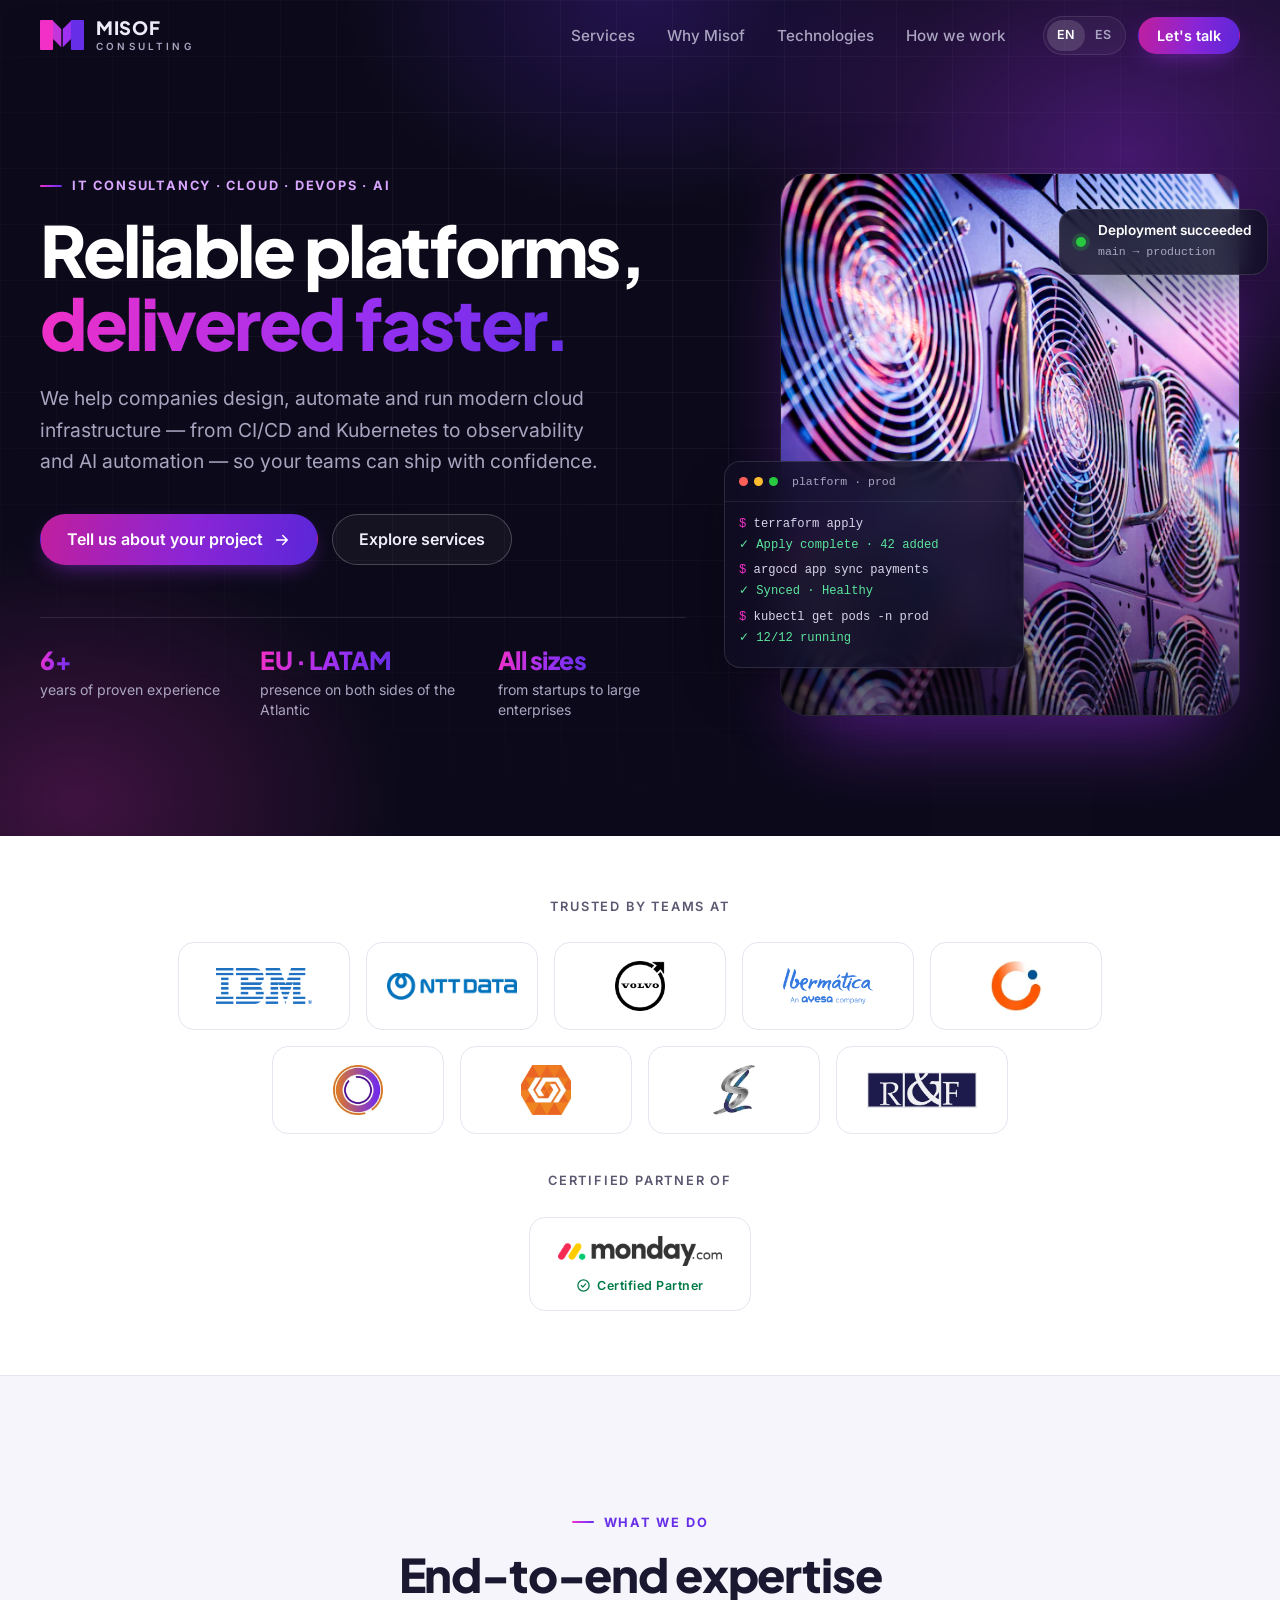
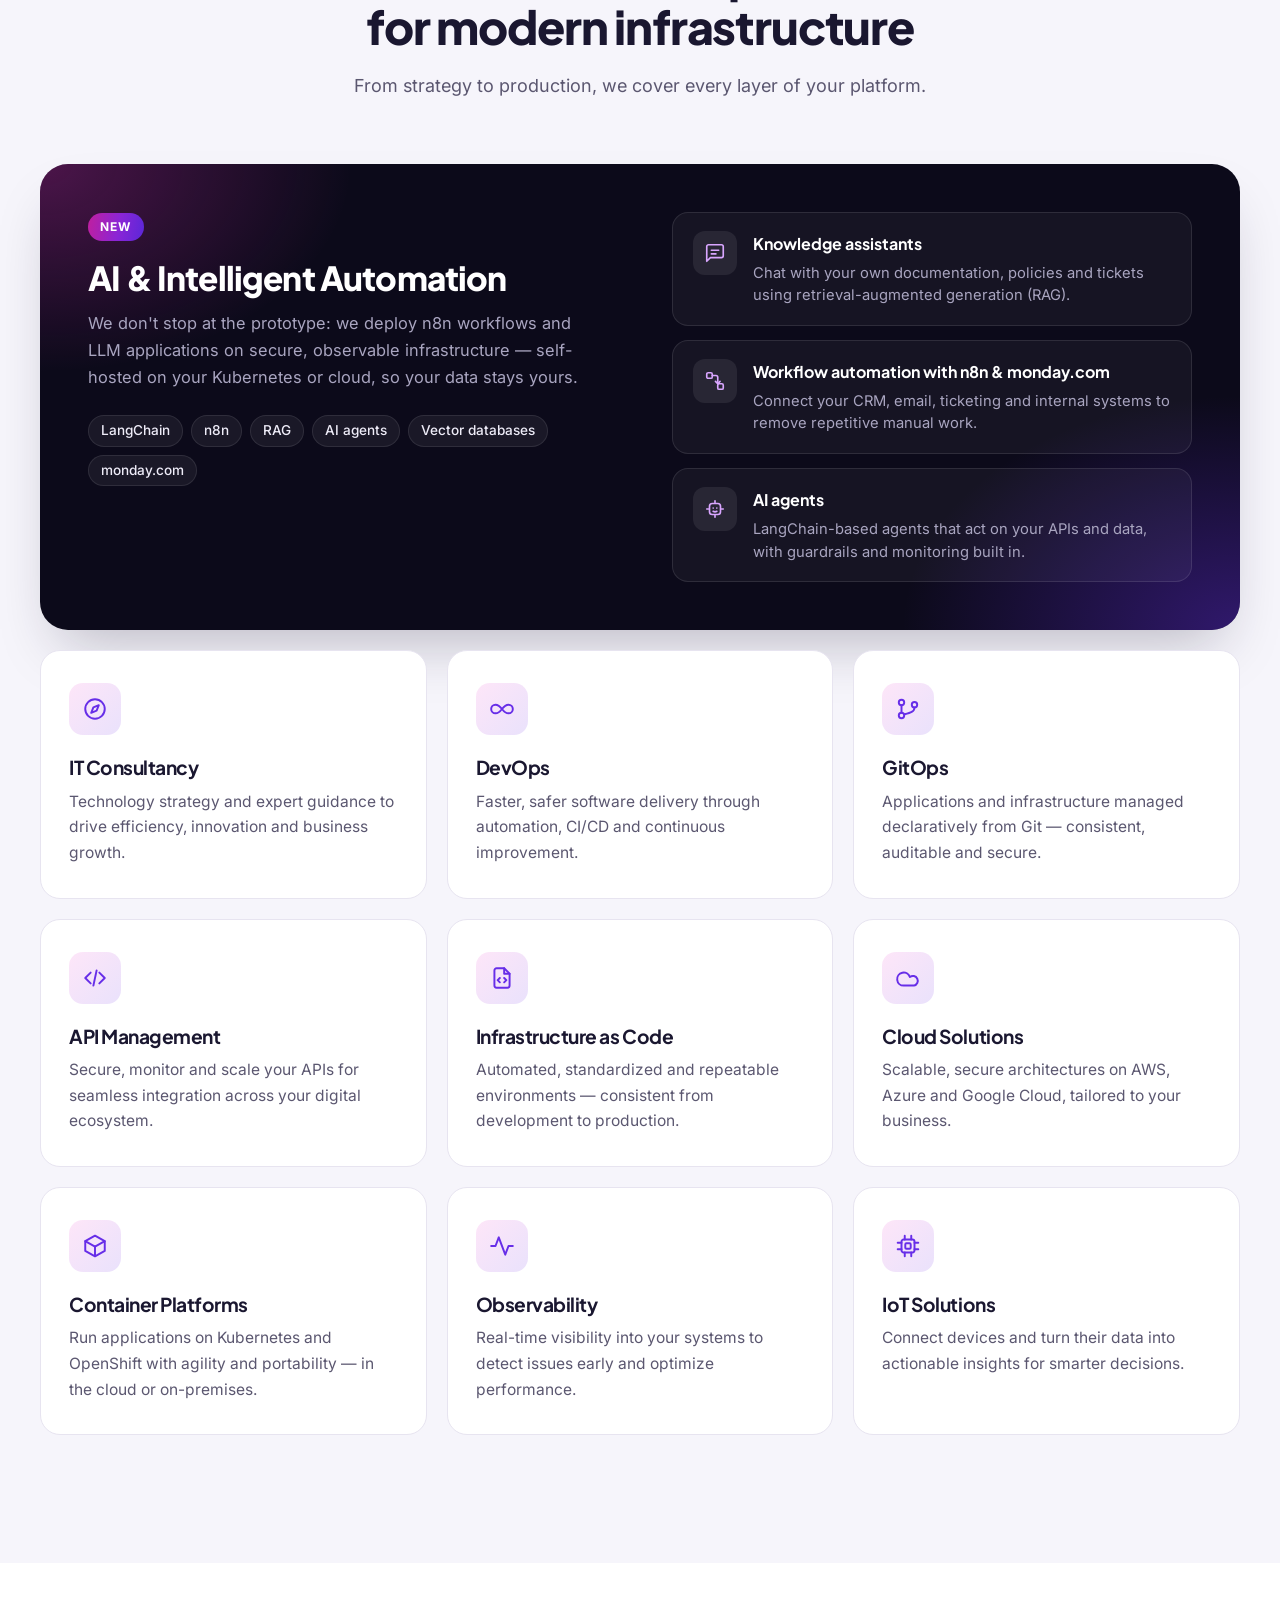
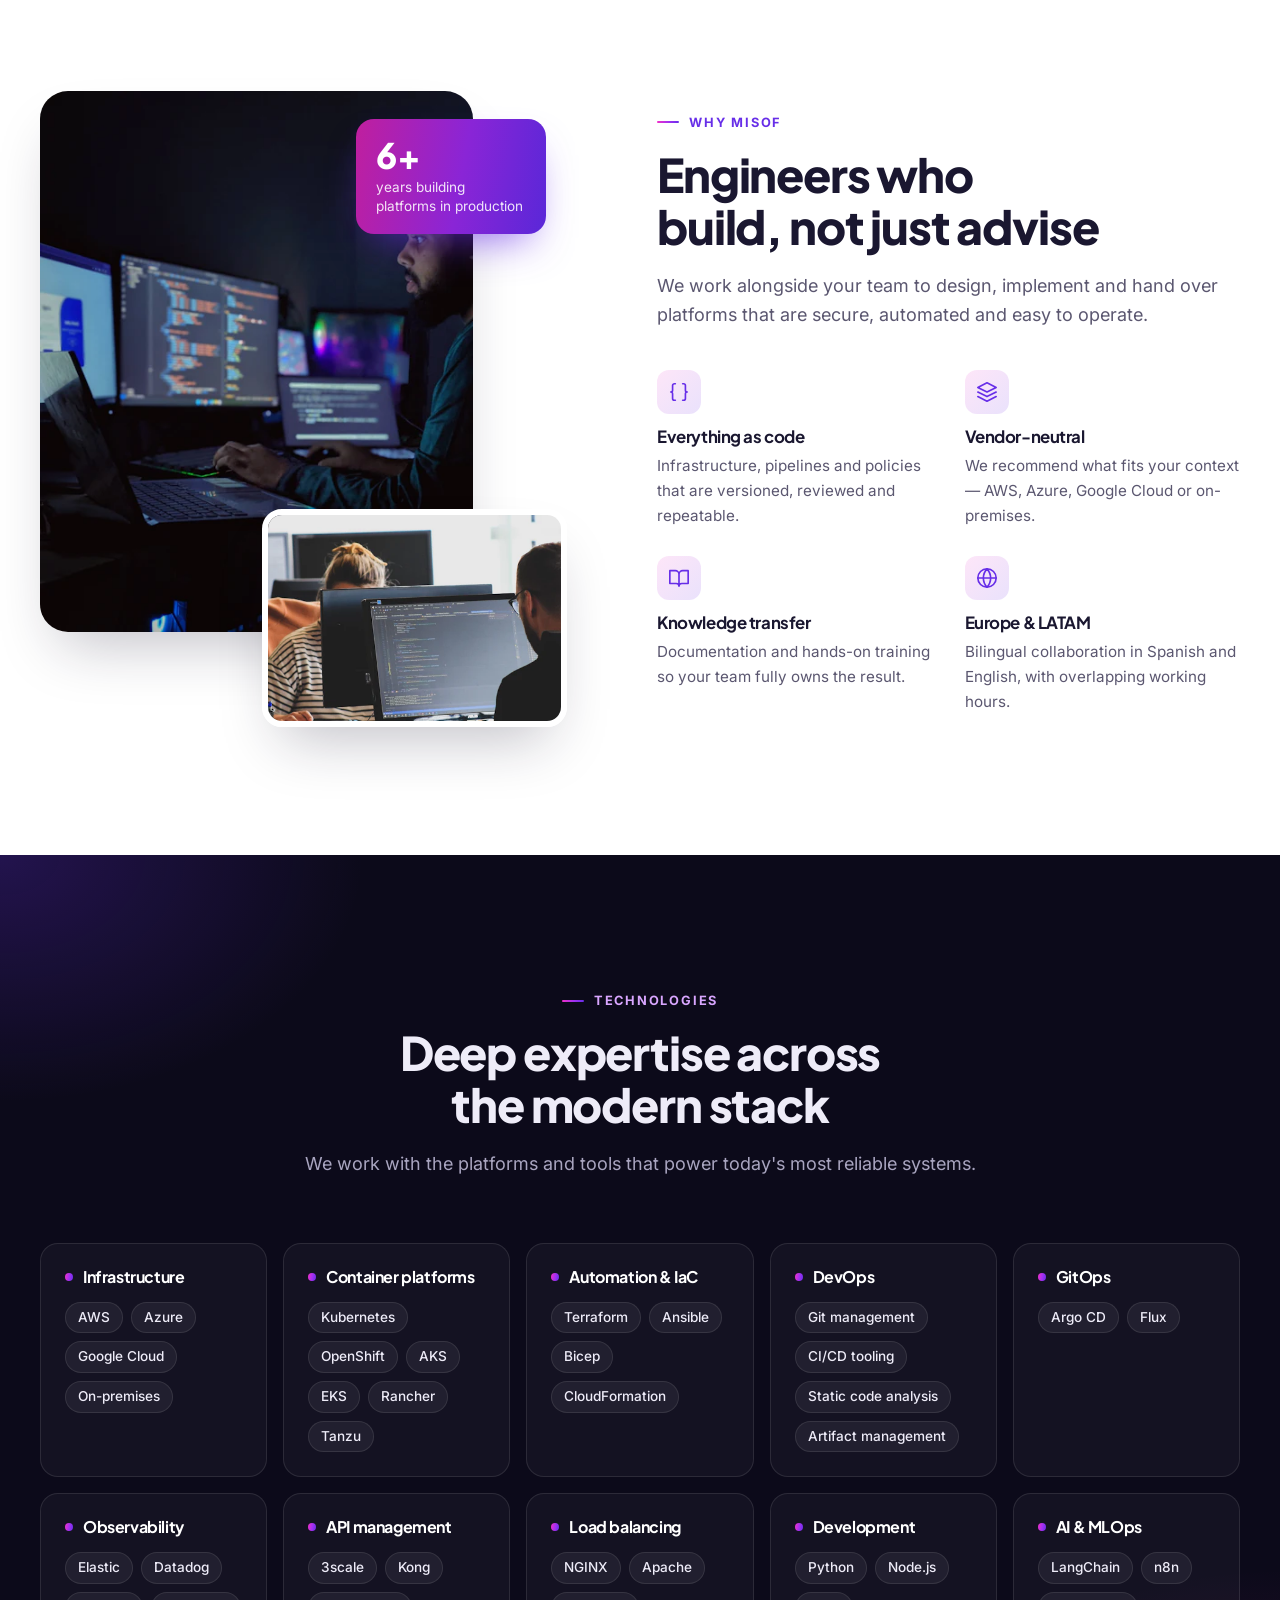
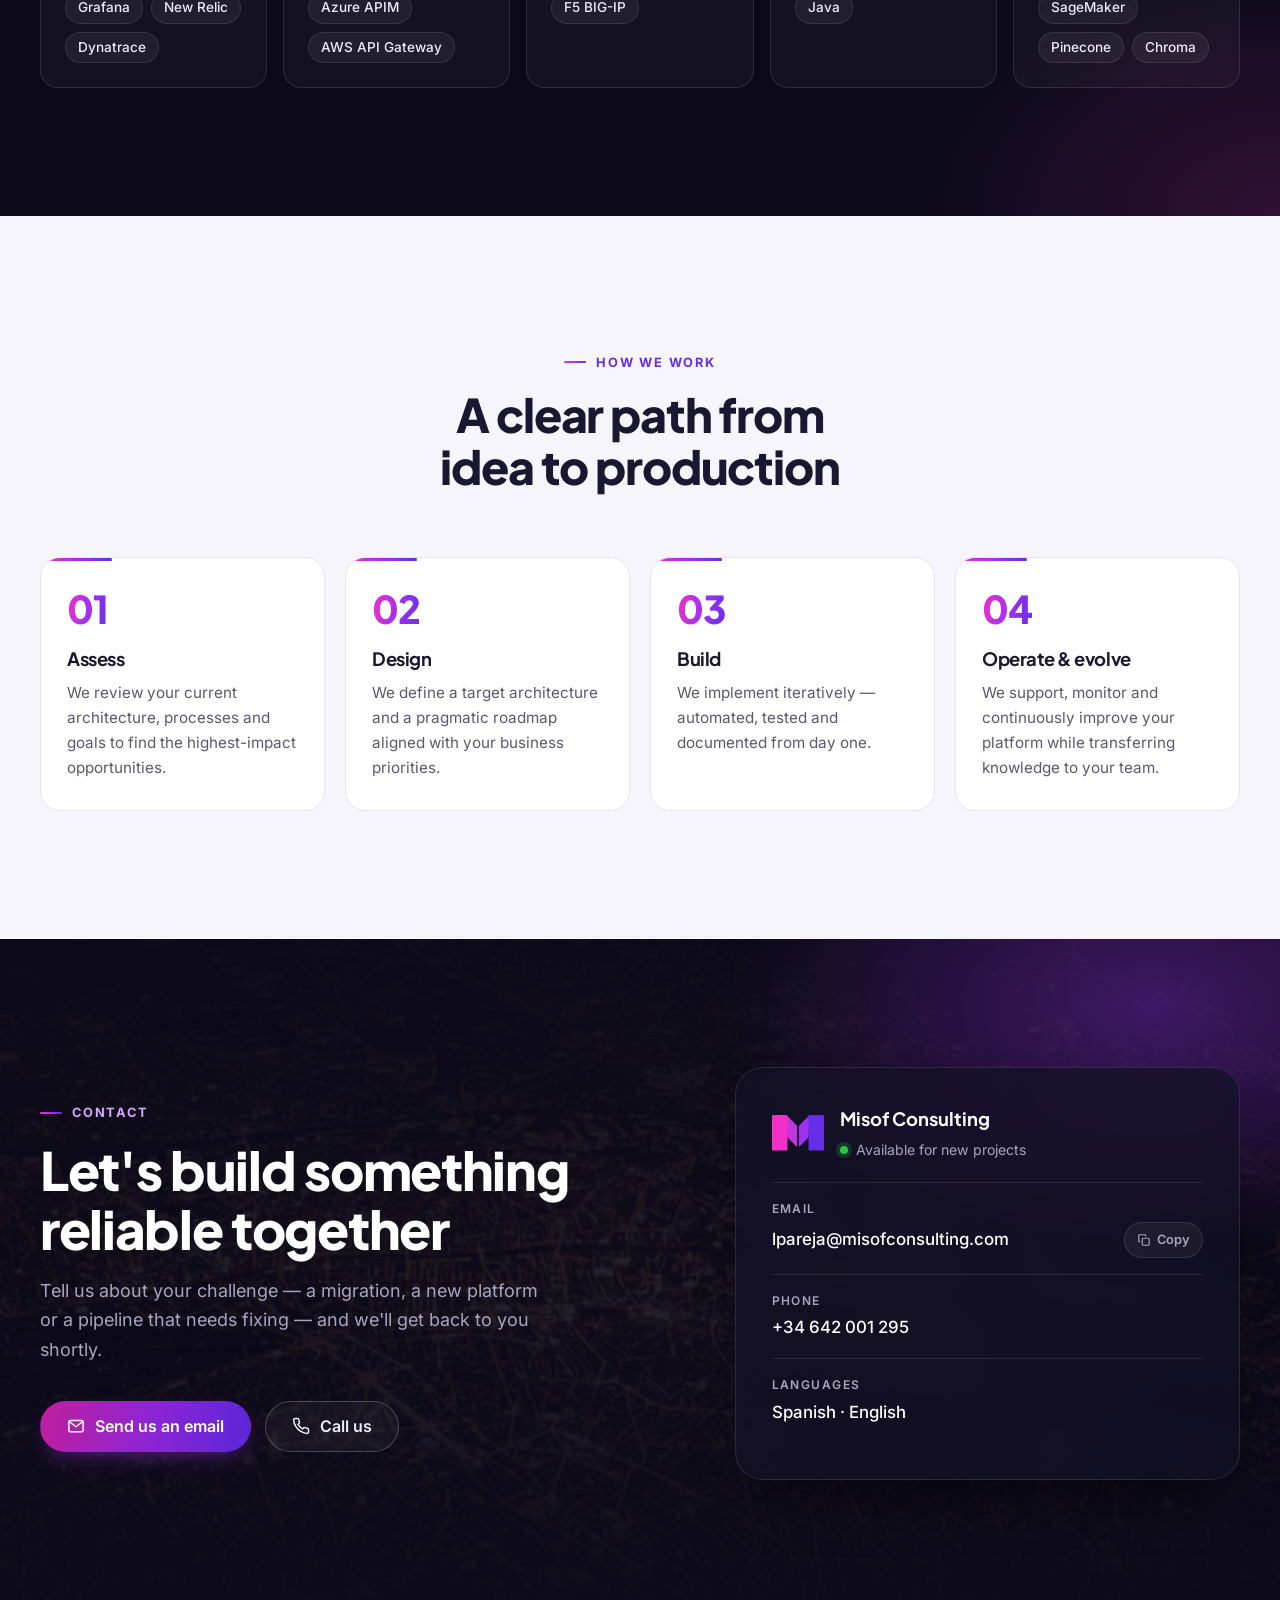
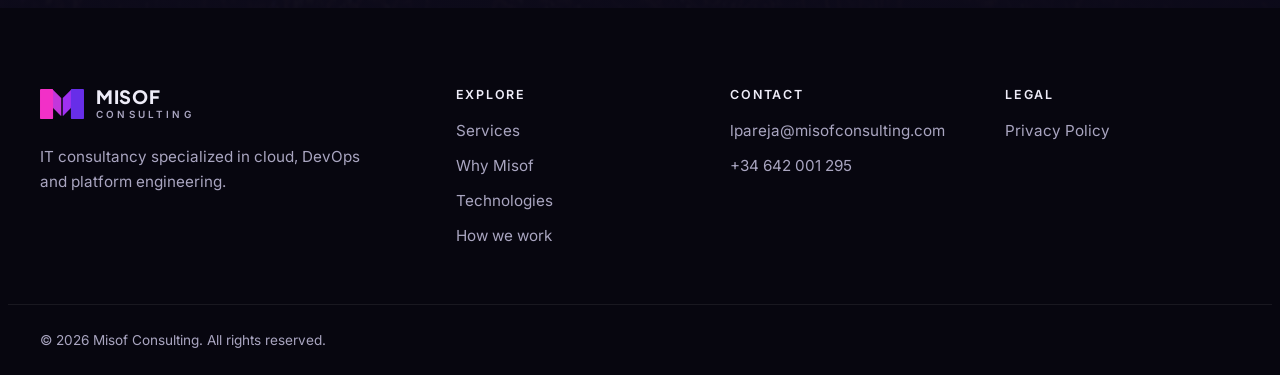
<file: index.html>
<!DOCTYPE html>
<html lang="en">
<head>
    <meta charset="UTF-8">
    <meta name="viewport" content="width=device-width, initial-scale=1.0">
    <title data-i18n="meta.title">Misof Consulting — Cloud, DevOps &amp; Platform Engineering</title>
    <meta name="description" data-i18n-attr="content:meta.description" content="IT consultancy specialized in cloud, DevOps, GitOps, Kubernetes, infrastructure as code, observability and AI automation with n8n and LangChain. Certified monday.com partner serving companies of all sizes across Europe and LATAM.">
    <meta name="theme-color" content="#0C0A1A">
    <link rel="canonical" href="https://misofconsulting.com/">
    <link rel="icon" href="images/favicon.svg" type="image/svg+xml">

    <meta property="og:type" content="website">
    <meta property="og:site_name" content="Misof Consulting">
    <meta property="og:url" content="https://misofconsulting.com/">
    <meta property="og:title" content="Misof Consulting — Cloud, DevOps &amp; Platform Engineering">
    <meta property="og:description" content="IT consultancy specialized in cloud, DevOps, Kubernetes, infrastructure automation and AI. Europe &amp; LATAM.">
    <meta property="og:image" content="https://misofconsulting.com/images/og-image.jpg">
    <meta name="twitter:card" content="summary_large_image">

    <link rel="preload" href="fonts/inter-var-latin.woff2" as="font" type="font/woff2" crossorigin>
    <link rel="preload" href="fonts/jakarta-var-latin.woff2" as="font" type="font/woff2" crossorigin>
    <link rel="stylesheet" href="css/styles.css">

    <script type="application/ld+json">
    {
        "@context": "https://schema.org",
        "@type": "ProfessionalService",
        "name": "Misof Consulting",
        "url": "https://misofconsulting.com/",
        "logo": "https://misofconsulting.com/images/logo-mark.svg",
        "image": "https://misofconsulting.com/images/og-image.jpg",
        "email": "lpareja@misofconsulting.com",
        "telephone": "+34 642 001 295",
        "areaServed": ["Europe", "Latin America"],
        "knowsLanguage": ["es", "en"],
        "description": "IT consultancy specialized in cloud, DevOps, GitOps, Kubernetes, infrastructure as code, observability and AI automation. Certified monday.com partner."
    }
    </script>
</head>
<body id="top">
    <a class="skip-link" href="#main" data-i18n="a11y.skip">Skip to content</a>

    <header class="site-header" data-header>
        <div class="container header-inner">
            <a class="brand" href="#top" data-i18n-attr="aria-label:a11y.home" aria-label="Misof Consulting — home">
                <svg class="brand-mark" viewBox="0 0 767 524" aria-hidden="true"><polygon fill="#C237DB" points="212,0 370,158 370,466 366,469 228,333"/><polygon fill="#A030F2" points="555,0 397,158 397,466 401,469 539,333"/><rect fill="#F230C7" width="228" height="524" rx="18"/><rect fill="#672EE8" x="539" width="228" height="524" rx="18"/></svg>
                <span class="brand-text"><span class="brand-name">MISOF</span><span class="brand-sub">CONSULTING</span></span>
            </a>

            <nav class="site-nav" id="site-nav" data-i18n-attr="aria-label:a11y.mainNav" aria-label="Main">
                <a href="#services" data-i18n="nav.services">Services</a>
                <a href="#why" data-i18n="nav.why">Why Misof</a>
                <a href="#technologies" data-i18n="nav.technologies">Technologies</a>
                <a href="#approach" data-i18n="nav.approach">How we work</a>
                <a href="#contact" class="nav-cta btn btn-primary" data-i18n="nav.cta">Let's talk</a>
            </nav>

            <div class="header-actions">
                <div class="lang-switch" role="group" data-i18n-attr="aria-label:a11y.language" aria-label="Language">
                    <button type="button" data-set-lang="en" aria-pressed="true">EN</button>
                    <button type="button" data-set-lang="es" aria-pressed="false">ES</button>
                </div>
                <a href="#contact" class="btn btn-primary btn-sm header-cta" data-i18n="nav.cta">Let's talk</a>
                <button type="button" class="menu-toggle" aria-controls="site-nav" aria-expanded="false" data-i18n-attr="aria-label:a11y.menu" aria-label="Menu">
                    <span></span><span></span>
                </button>
            </div>
        </div>
    </header>

    <main id="main">
        <!-- ============ HERO ============ -->
        <section class="hero">
            <div class="container hero-grid">
                <div class="hero-copy">
                    <p class="eyebrow eyebrow-dark reveal" data-i18n="hero.eyebrow">IT Consultancy · Cloud · DevOps · AI</p>
                    <h1 class="reveal" style="--d:1" data-i18n="hero.title">Reliable platforms, <span class="text-gradient">delivered faster.</span></h1>
                    <p class="hero-lead reveal" style="--d:2" data-i18n="hero.lead">We help companies design, automate and run modern cloud infrastructure — from CI/CD and Kubernetes to observability and AI automation — so your teams can ship with confidence.</p>
                    <div class="hero-actions reveal" style="--d:3">
                        <a href="#contact" class="btn btn-primary btn-lg">
                            <span data-i18n="hero.ctaPrimary">Tell us about your project</span>
                            <svg class="icon-sm" viewBox="0 0 24 24" aria-hidden="true"><path d="M5 12h14M13 6l6 6-6 6"/></svg>
                        </a>
                        <a href="#services" class="btn btn-ghost btn-lg" data-i18n="hero.ctaSecondary">Explore services</a>
                    </div>
                    <dl class="hero-stats reveal" style="--d:4">
                        <div>
                            <dt class="text-gradient">6+</dt>
                            <dd data-i18n="hero.stat1">years of proven experience</dd>
                        </div>
                        <div>
                            <dt class="text-gradient">EU · LATAM</dt>
                            <dd data-i18n="hero.stat2">presence on both sides of the Atlantic</dd>
                        </div>
                        <div>
                            <dt class="text-gradient" data-i18n="hero.stat3Value">All sizes</dt>
                            <dd data-i18n="hero.stat3">from startups to large enterprises</dd>
                        </div>
                    </dl>
                </div>

                <div class="hero-visual reveal" style="--d:2">
                    <div class="hero-photo">
                        <img src="images/photos/hero-datacenter-880.webp"
                             srcset="images/photos/hero-datacenter-520.webp 520w, images/photos/hero-datacenter-880.webp 880w"
                             sizes="(max-width: 960px) 90vw, 460px"
                             width="880" height="1040" fetchpriority="high"
                             data-i18n-attr="alt:img.hero" alt="Server cooling fans lit in purple and pink inside a data center">
                    </div>
                    <div class="float-card terminal" aria-hidden="true">
                        <div class="terminal-bar"><i></i><i></i><i></i><span>platform · prod</span></div>
                        <ol class="terminal-body">
                            <li><span class="prompt">$</span> terraform apply</li>
                            <li class="ok">✓ Apply complete · 42 added</li>
                            <li><span class="prompt">$</span> argocd app sync payments</li>
                            <li class="ok">✓ Synced · Healthy</li>
                            <li><span class="prompt">$</span> kubectl get pods -n prod</li>
                            <li class="ok">✓ 12/12 running</li>
                        </ol>
                    </div>
                    <div class="float-card status" aria-hidden="true">
                        <span class="status-dot"></span>
                        <span>
                            <strong data-i18n="hero.card">Deployment succeeded</strong>
                            <small>main → production</small>
                        </span>
                    </div>
                </div>
            </div>
        </section>

        <!-- ============ CLIENTS ============ -->
        <section class="clients" id="clients" aria-labelledby="clients-title">
            <div class="container">
                <h2 class="clients-title" id="clients-title" data-i18n="clients.title">Trusted by teams at</h2>
                <ul class="client-list">
                    <li class="client client-wide" title="IBM">
                        <img src="images/clients/ibm.webp" width="320" height="120" alt="IBM" loading="lazy">
                    </li>
                    <li class="client client-wide" title="NTT DATA">
                        <img src="images/clients/ntt-data.webp" width="320" height="66" alt="NTT DATA" loading="lazy">
                    </li>
                    <li class="client" title="Volvo Cars">
                        <img src="images/clients/volvo-cars.webp" width="160" height="160" alt="Volvo Cars" loading="lazy">
                    </li>
                    <li class="client client-wide" title="Ibermática">
                        <img src="images/clients/ibermatica.webp" width="320" height="127" alt="Ibermática" loading="lazy">
                    </li>
                    <li class="client" title="Canvia">
                        <img src="images/clients/canvia.webp" width="129" height="129" alt="Canvia" loading="lazy">
                    </li>
                    <li class="client" title="Atentus">
                        <img src="images/clients/atentus.webp" width="160" height="160" alt="Atentus" loading="lazy">
                    </li>
                    <li class="client" title="Orcan Intelligence">
                        <img src="images/clients/orcan.webp" width="150" height="149" alt="Orcan Intelligence" loading="lazy">
                    </li>
                    <li class="client" title="Silverlink Technologies">
                        <img src="images/clients/silverlink.webp" width="135" height="160" alt="Silverlink Technologies" loading="lazy">
                    </li>
                    <li class="client client-wide" title="R&amp;F Lawyers">
                        <img src="images/clients/rf-lawyers.webp" width="320" height="105" alt="R&amp;F Lawyers" loading="lazy">
                    </li>
                </ul>

                <!-- Add future partners (Red Hat, n8n, ...) as extra <li class="partner"> items -->
                <h2 class="clients-title partners-title" data-i18n="partners.title">Certified partner of</h2>
                <ul class="partner-list">
                    <li class="partner">
                        <img src="images/partners/monday.webp" width="480" height="88" alt="monday.com" loading="lazy">
                        <span class="partner-label">
                            <svg class="icon-sm" viewBox="0 0 24 24" aria-hidden="true"><path d="m8.5 12 2.5 2.5 4.5-5"/><circle cx="12" cy="12" r="9"/></svg>
                            <span data-i18n="partners.certified">Certified Partner</span>
                        </span>
                    </li>
                </ul>
            </div>
        </section>

        <!-- ============ SERVICES ============ -->
        <section class="section services" id="services" aria-labelledby="services-title">
            <div class="container">
                <header class="section-head reveal">
                    <p class="eyebrow" data-i18n="services.eyebrow">What we do</p>
                    <h2 id="services-title" data-i18n="services.title">End-to-end expertise for modern infrastructure</h2>
                    <p class="section-lead" data-i18n="services.lead">From strategy to production, we cover every layer of your platform.</p>
                </header>

                <article class="service-featured reveal">
                    <div class="featured-copy">
                        <span class="featured-tag" data-i18n="services.ai.tag">New</span>
                        <h3 data-i18n="services.ai.title">AI &amp; Intelligent Automation</h3>
                        <p data-i18n="services.ai.text">We don't stop at the prototype: we deploy n8n workflows and LLM applications on secure, observable infrastructure — self-hosted on your Kubernetes or cloud, so your data stays yours.</p>
                        <ul class="chips">
                            <li>LangChain</li><li>n8n</li><li>RAG</li><li data-i18n="services.ai.chipAgents">AI agents</li><li data-i18n="services.ai.chipVector">Vector databases</li><li>monday.com</li>
                        </ul>
                    </div>
                    <ul class="featured-list">
                        <li>
                            <span class="icon-badge icon-badge-sm"><svg viewBox="0 0 24 24" aria-hidden="true"><path d="M21 15a2 2 0 0 1-2 2H7l-4 4V5a2 2 0 0 1 2-2h14a2 2 0 0 1 2 2Z"/><path d="M8 9h8M8 13h5"/></svg></span>
                            <div>
                                <h4 data-i18n="services.ai.u1.title">Knowledge assistants</h4>
                                <p data-i18n="services.ai.u1.text">Chat with your own documentation, policies and tickets using retrieval-augmented generation (RAG).</p>
                            </div>
                        </li>
                        <li>
                            <span class="icon-badge icon-badge-sm"><svg viewBox="0 0 24 24" aria-hidden="true"><rect x="3" y="3" width="6" height="6" rx="1.5"/><rect x="15" y="15" width="6" height="6" rx="1.5"/><path d="M9 6h4a2 2 0 0 1 2 2v7"/><path d="m12.5 12.5 2.5 2.5 2.5-2.5"/></svg></span>
                            <div>
                                <h4 data-i18n="services.ai.u2.title">Workflow automation with n8n &amp; monday.com</h4>
                                <p data-i18n="services.ai.u2.text">Connect your CRM, email, ticketing and internal systems to remove repetitive manual work.</p>
                            </div>
                        </li>
                        <li>
                            <span class="icon-badge icon-badge-sm"><svg viewBox="0 0 24 24" aria-hidden="true"><path d="M12 3v2M12 19v2M5 12H3M21 12h-2"/><rect x="6" y="6" width="12" height="12" rx="3"/><path d="M10 11h.01M14 11h.01M10 14.5c1.2.8 2.8.8 4 0"/></svg></span>
                            <div>
                                <h4 data-i18n="services.ai.u3.title">AI agents</h4>
                                <p data-i18n="services.ai.u3.text">LangChain-based agents that act on your APIs and data, with guardrails and monitoring built in.</p>
                            </div>
                        </li>
                    </ul>
                </article>

                <div class="service-grid">
                    <article class="service-card reveal">
                        <span class="icon-badge"><svg viewBox="0 0 24 24" aria-hidden="true"><circle cx="12" cy="12" r="9"/><path d="m15.5 8.5-2 5-5 2 2-5z"/></svg></span>
                        <h3 data-i18n="services.s1.title">IT Consultancy</h3>
                        <p data-i18n="services.s1.text">Technology strategy and expert guidance to drive efficiency, innovation and business growth.</p>
                    </article>
                    <article class="service-card reveal" style="--d:1">
                        <span class="icon-badge"><svg viewBox="0 0 24 24" aria-hidden="true"><path d="M12 12c-2-2.7-4-4-6-4a4 4 0 0 0 0 8c2 0 4-1.3 6-4Zm0 0c2 2.7 4 4 6 4a4 4 0 0 0 0-8c-2 0-4 1.3-6 4Z"/></svg></span>
                        <h3>DevOps</h3>
                        <p data-i18n="services.s2.text">Faster, safer software delivery through automation, CI/CD and continuous improvement.</p>
                    </article>
                    <article class="service-card reveal" style="--d:2">
                        <span class="icon-badge"><svg viewBox="0 0 24 24" aria-hidden="true"><circle cx="6" cy="18" r="2.5"/><circle cx="6" cy="6" r="2.5"/><circle cx="18" cy="8" r="2.5"/><path d="M6 8.5v7M18 10.5c0 4-4 5-9.5 6.5"/></svg></span>
                        <h3>GitOps</h3>
                        <p data-i18n="services.s3.text">Applications and infrastructure managed declaratively from Git — consistent, auditable and secure.</p>
                    </article>
                    <article class="service-card reveal">
                        <span class="icon-badge"><svg viewBox="0 0 24 24" aria-hidden="true"><path d="m8 7-5 5 5 5M16 7l5 5-5 5M13.5 5l-3 14"/></svg></span>
                        <h3 data-i18n="services.s4.title">API Management</h3>
                        <p data-i18n="services.s4.text">Secure, monitor and scale your APIs for seamless integration across your digital ecosystem.</p>
                    </article>
                    <article class="service-card reveal" style="--d:1">
                        <span class="icon-badge"><svg viewBox="0 0 24 24" aria-hidden="true"><path d="M14 3H7a2 2 0 0 0-2 2v14a2 2 0 0 0 2 2h10a2 2 0 0 0 2-2V8Z"/><path d="M14 3v5h5M10 12l-2 2 2 2M14 12l2 2-2 2"/></svg></span>
                        <h3 data-i18n="services.s5.title">Infrastructure as Code</h3>
                        <p data-i18n="services.s5.text">Automated, standardized and repeatable environments — consistent from development to production.</p>
                    </article>
                    <article class="service-card reveal" style="--d:2">
                        <span class="icon-badge"><svg viewBox="0 0 24 24" aria-hidden="true"><path d="M17.5 19H8a6 6 0 1 1 5.7-7.9A4.5 4.5 0 1 1 17.5 19Z"/></svg></span>
                        <h3 data-i18n="services.s6.title">Cloud Solutions</h3>
                        <p data-i18n="services.s6.text">Scalable, secure architectures on AWS, Azure and Google Cloud, tailored to your business.</p>
                    </article>
                    <article class="service-card reveal">
                        <span class="icon-badge"><svg viewBox="0 0 24 24" aria-hidden="true"><path d="m21 7.5-9-5-9 5 9 5 9-5Z"/><path d="M3 7.5v9l9 5 9-5v-9M12 12.5v9"/></svg></span>
                        <h3 data-i18n="services.s7.title">Container Platforms</h3>
                        <p data-i18n="services.s7.text">Run applications on Kubernetes and OpenShift with agility and portability — in the cloud or on-premises.</p>
                    </article>
                    <article class="service-card reveal" style="--d:1">
                        <span class="icon-badge"><svg viewBox="0 0 24 24" aria-hidden="true"><path d="M22 12h-4l-3 8-6-16-3 8H2"/></svg></span>
                        <h3 data-i18n="services.s8.title">Observability</h3>
                        <p data-i18n="services.s8.text">Real-time visibility into your systems to detect issues early and optimize performance.</p>
                    </article>
                    <article class="service-card reveal" style="--d:2">
                        <span class="icon-badge"><svg viewBox="0 0 24 24" aria-hidden="true"><rect x="6" y="6" width="12" height="12" rx="2"/><rect x="9.5" y="9.5" width="5" height="5" rx="1"/><path d="M9 2.5V6M15 2.5V6M9 18v3.5M15 18v3.5M2.5 9H6M2.5 15H6M18 9h3.5M18 15h3.5"/></svg></span>
                        <h3 data-i18n="services.s9.title">IoT Solutions</h3>
                        <p data-i18n="services.s9.text">Connect devices and turn their data into actionable insights for smarter decisions.</p>
                    </article>
                </div>
            </div>
        </section>

        <!-- ============ WHY ============ -->
        <section class="section why" id="why" aria-labelledby="why-title">
            <div class="container why-grid">
                <div class="why-media reveal">
                    <img class="why-photo-main" src="images/photos/engineer-800.webp"
                         srcset="images/photos/engineer-480.webp 480w, images/photos/engineer-800.webp 800w"
                         sizes="(max-width: 960px) 80vw, 440px"
                         width="800" height="1000" loading="lazy"
                         data-i18n-attr="alt:img.engineer" alt="Engineer working on code across several monitors">
                    <img class="why-photo-secondary" src="images/photos/team-480.webp"
                         srcset="images/photos/team-480.webp 480w, images/photos/team-900.webp 900w"
                         sizes="(max-width: 960px) 50vw, 300px"
                         width="900" height="640" loading="lazy"
                         data-i18n-attr="alt:img.team" alt="Two engineers reviewing code together in an office">
                    <div class="why-badge">
                        <strong>6+</strong>
                        <span data-i18n="why.badge">years building platforms in production</span>
                    </div>
                </div>

                <div class="why-copy">
                    <header class="reveal">
                        <p class="eyebrow" data-i18n="why.eyebrow">Why Misof</p>
                        <h2 id="why-title" data-i18n="why.title">Engineers who build, not just advise</h2>
                        <p class="section-lead" data-i18n="why.lead">We work alongside your team to design, implement and hand over platforms that are secure, automated and easy to operate.</p>
                    </header>
                    <ul class="feature-list">
                        <li class="reveal">
                            <span class="icon-badge icon-badge-sm"><svg viewBox="0 0 24 24" aria-hidden="true"><path d="M8 3H7a2 2 0 0 0-2 2v5a2 2 0 0 1-2 2 2 2 0 0 1 2 2v5a2 2 0 0 0 2 2h1M16 3h1a2 2 0 0 1 2 2v5a2 2 0 0 0 2 2 2 2 0 0 0-2 2v5a2 2 0 0 1-2 2h-1"/></svg></span>
                            <div>
                                <h3 data-i18n="why.f1.title">Everything as code</h3>
                                <p data-i18n="why.f1.text">Infrastructure, pipelines and policies that are versioned, reviewed and repeatable.</p>
                            </div>
                        </li>
                        <li class="reveal" style="--d:1">
                            <span class="icon-badge icon-badge-sm"><svg viewBox="0 0 24 24" aria-hidden="true"><path d="m12 2 10 5-10 5L2 7l10-5Z"/><path d="m2 12 10 5 10-5M2 17l10 5 10-5"/></svg></span>
                            <div>
                                <h3 data-i18n="why.f2.title">Vendor-neutral</h3>
                                <p data-i18n="why.f2.text">We recommend what fits your context — AWS, Azure, Google Cloud or on-premises.</p>
                            </div>
                        </li>
                        <li class="reveal" style="--d:2">
                            <span class="icon-badge icon-badge-sm"><svg viewBox="0 0 24 24" aria-hidden="true"><path d="M2 4h6a4 4 0 0 1 4 4v13a3 3 0 0 0-3-3H2ZM22 4h-6a4 4 0 0 0-4 4v13a3 3 0 0 1 3-3h7Z"/></svg></span>
                            <div>
                                <h3 data-i18n="why.f3.title">Knowledge transfer</h3>
                                <p data-i18n="why.f3.text">Documentation and hands-on training so your team fully owns the result.</p>
                            </div>
                        </li>
                        <li class="reveal" style="--d:3">
                            <span class="icon-badge icon-badge-sm"><svg viewBox="0 0 24 24" aria-hidden="true"><circle cx="12" cy="12" r="10"/><path d="M2 12h20M12 2a15 15 0 0 1 4 10 15 15 0 0 1-4 10 15 15 0 0 1-4-10 15 15 0 0 1 4-10Z"/></svg></span>
                            <div>
                                <h3 data-i18n="why.f4.title">Europe &amp; LATAM</h3>
                                <p data-i18n="why.f4.text">Bilingual collaboration in Spanish and English, with overlapping working hours.</p>
                            </div>
                        </li>
                    </ul>
                </div>
            </div>
        </section>

        <!-- ============ TECHNOLOGIES ============ -->
        <section class="section section-dark tech" id="technologies" aria-labelledby="tech-title">
            <div class="container">
                <header class="section-head reveal">
                    <p class="eyebrow eyebrow-dark" data-i18n="tech.eyebrow">Technologies</p>
                    <h2 id="tech-title" data-i18n="tech.title">Deep expertise across the modern stack</h2>
                    <p class="section-lead" data-i18n="tech.lead">We work with the platforms and tools that power today's most reliable systems.</p>
                </header>

                <div class="tech-grid">
                    <div class="tech-card reveal">
                        <h3 data-i18n="tech.infra">Infrastructure</h3>
                        <ul class="chips"><li>AWS</li><li>Azure</li><li>Google Cloud</li><li data-i18n="tech.onprem">On-premises</li></ul>
                    </div>
                    <div class="tech-card reveal" style="--d:1">
                        <h3 data-i18n="tech.containers">Container platforms</h3>
                        <ul class="chips"><li>Kubernetes</li><li>OpenShift</li><li>AKS</li><li>EKS</li><li>Rancher</li><li>Tanzu</li></ul>
                    </div>
                    <div class="tech-card reveal" style="--d:2">
                        <h3 data-i18n="tech.iac">Automation &amp; IaC</h3>
                        <ul class="chips"><li>Terraform</li><li>Ansible</li><li>Bicep</li><li>CloudFormation</li></ul>
                    </div>
                    <div class="tech-card reveal">
                        <h3>DevOps</h3>
                        <ul class="chips"><li data-i18n="tech.git">Git management</li><li data-i18n="tech.cicd">CI/CD tooling</li><li data-i18n="tech.sca">Static code analysis</li><li data-i18n="tech.artifacts">Artifact management</li></ul>
                    </div>
                    <div class="tech-card reveal" style="--d:1">
                        <h3>GitOps</h3>
                        <ul class="chips"><li>Argo CD</li><li>Flux</li></ul>
                    </div>
                    <div class="tech-card reveal" style="--d:2">
                        <h3 data-i18n="tech.observability">Observability</h3>
                        <ul class="chips"><li>Elastic</li><li>Datadog</li><li>Grafana</li><li>New Relic</li><li>Dynatrace</li></ul>
                    </div>
                    <div class="tech-card reveal">
                        <h3 data-i18n="tech.api">API management</h3>
                        <ul class="chips"><li>3scale</li><li>Kong</li><li>Azure APIM</li><li>AWS API Gateway</li></ul>
                    </div>
                    <div class="tech-card reveal" style="--d:1">
                        <h3 data-i18n="tech.lb">Load balancing</h3>
                        <ul class="chips"><li>NGINX</li><li>Apache</li><li>F5 BIG-IP</li></ul>
                    </div>
                    <div class="tech-card reveal" style="--d:2">
                        <h3 data-i18n="tech.dev">Development</h3>
                        <ul class="chips"><li>Python</li><li>Node.js</li><li>Java</li></ul>
                    </div>
                    <div class="tech-card reveal">
                        <h3 data-i18n="tech.ai">AI &amp; MLOps</h3>
                        <ul class="chips"><li>LangChain</li><li>n8n</li><li>SageMaker</li><li>Pinecone</li><li>Chroma</li></ul>
                    </div>
                </div>
            </div>
        </section>

        <!-- ============ APPROACH ============ -->
        <section class="section approach" id="approach" aria-labelledby="approach-title">
            <div class="container">
                <header class="section-head reveal">
                    <p class="eyebrow" data-i18n="approach.eyebrow">How we work</p>
                    <h2 id="approach-title" data-i18n="approach.title">A clear path from idea to production</h2>
                </header>
                <ol class="steps">
                    <li class="step reveal">
                        <span class="step-num">01</span>
                        <h3 data-i18n="approach.s1.title">Assess</h3>
                        <p data-i18n="approach.s1.text">We review your current architecture, processes and goals to find the highest-impact opportunities.</p>
                    </li>
                    <li class="step reveal" style="--d:1">
                        <span class="step-num">02</span>
                        <h3 data-i18n="approach.s2.title">Design</h3>
                        <p data-i18n="approach.s2.text">We define a target architecture and a pragmatic roadmap aligned with your business priorities.</p>
                    </li>
                    <li class="step reveal" style="--d:2">
                        <span class="step-num">03</span>
                        <h3 data-i18n="approach.s3.title">Build</h3>
                        <p data-i18n="approach.s3.text">We implement iteratively — automated, tested and documented from day one.</p>
                    </li>
                    <li class="step reveal" style="--d:3">
                        <span class="step-num">04</span>
                        <h3 data-i18n="approach.s4.title">Operate &amp; evolve</h3>
                        <p data-i18n="approach.s4.text">We support, monitor and continuously improve your platform while transferring knowledge to your team.</p>
                    </li>
                </ol>
            </div>
        </section>

        <!-- ============ CONTACT ============ -->
        <section class="section section-dark contact" id="contact" aria-labelledby="contact-title">
            <img class="contact-bg" src="images/photos/city-night-1600.webp"
                 srcset="images/photos/city-night-800.webp 800w, images/photos/city-night-1600.webp 1600w"
                 sizes="100vw" width="1600" height="800" alt="" loading="lazy">
            <div class="container contact-grid">
                <div class="contact-copy reveal">
                    <p class="eyebrow eyebrow-dark" data-i18n="contact.eyebrow">Contact</p>
                    <h2 id="contact-title" data-i18n="contact.title">Let's build something reliable together</h2>
                    <p class="section-lead" data-i18n="contact.lead">Tell us about your challenge — a migration, a new platform or a pipeline that needs fixing — and we'll get back to you shortly.</p>
                    <div class="hero-actions">
                        <a class="btn btn-primary btn-lg" href="mailto:lpareja@misofconsulting.com?subject=Misof%20Consulting%20-%20New%20inquiry">
                            <svg class="icon-sm" viewBox="0 0 24 24" aria-hidden="true"><rect x="2.5" y="4.5" width="19" height="15" rx="2"/><path d="m3 6 9 7 9-7"/></svg>
                            <span data-i18n="contact.email">Send us an email</span>
                        </a>
                        <a class="btn btn-ghost btn-lg" href="tel:+34642001295">
                            <svg class="icon-sm" viewBox="0 0 24 24" aria-hidden="true"><path d="M22 16.9v3a2 2 0 0 1-2.2 2 19.8 19.8 0 0 1-8.6-3.1 19.5 19.5 0 0 1-6-6A19.8 19.8 0 0 1 2.1 4.2 2 2 0 0 1 4.1 2h3a2 2 0 0 1 2 1.7c.1 1 .4 1.9.7 2.8a2 2 0 0 1-.5 2.1L8 9.9a16 16 0 0 0 6 6l1.3-1.3a2 2 0 0 1 2.1-.4c.9.3 1.8.6 2.8.7a2 2 0 0 1 1.7 2Z"/></svg>
                            <span data-i18n="contact.call">Call us</span>
                        </a>
                    </div>
                </div>

                <div class="contact-card reveal" style="--d:1">
                    <div class="contact-card-head">
                        <svg class="brand-mark" viewBox="0 0 767 524" aria-hidden="true"><polygon fill="#C237DB" points="212,0 370,158 370,466 366,469 228,333"/><polygon fill="#A030F2" points="555,0 397,158 397,466 401,469 539,333"/><rect fill="#F230C7" width="228" height="524" rx="18"/><rect fill="#672EE8" x="539" width="228" height="524" rx="18"/></svg>
                        <div>
                            <strong>Misof Consulting</strong>
                            <span class="availability"><span class="status-dot"></span><span data-i18n="contact.available">Available for new projects</span></span>
                        </div>
                    </div>
                    <dl class="contact-list">
                        <div>
                            <dt data-i18n="contact.emailLabel">Email</dt>
                            <dd>
                                <a href="mailto:lpareja@misofconsulting.com">lpareja@misofconsulting.com</a>
                                <button type="button" class="copy-btn" data-copy="lpareja@misofconsulting.com">
                                    <svg class="icon-sm" viewBox="0 0 24 24" aria-hidden="true"><rect x="9" y="9" width="12" height="12" rx="2"/><path d="M5 15H4a1 1 0 0 1-1-1V4a1 1 0 0 1 1-1h10a1 1 0 0 1 1 1v1"/></svg>
                                    <span data-copy-label data-i18n="contact.copy">Copy</span>
                                </button>
                            </dd>
                        </div>
                        <div>
                            <dt data-i18n="contact.phoneLabel">Phone</dt>
                            <dd><a href="tel:+34642001295">+34 642 001 295</a></dd>
                        </div>
                        <div>
                            <dt data-i18n="contact.languagesLabel">Languages</dt>
                            <dd data-i18n="contact.languages">Spanish · English</dd>
                        </div>
                    </dl>
                </div>
            </div>
        </section>
    </main>

    <footer class="site-footer">
        <div class="container footer-grid">
            <div class="footer-brand">
                <a class="brand" href="#top" data-i18n-attr="aria-label:a11y.home" aria-label="Misof Consulting — home">
                    <svg class="brand-mark" viewBox="0 0 767 524" aria-hidden="true"><polygon fill="#C237DB" points="212,0 370,158 370,466 366,469 228,333"/><polygon fill="#A030F2" points="555,0 397,158 397,466 401,469 539,333"/><rect fill="#F230C7" width="228" height="524" rx="18"/><rect fill="#672EE8" x="539" width="228" height="524" rx="18"/></svg>
                    <span class="brand-text"><span class="brand-name">MISOF</span><span class="brand-sub">CONSULTING</span></span>
                </a>
                <p data-i18n="footer.tagline">IT consultancy specialized in cloud, DevOps and platform engineering.</p>
            </div>
            <nav class="footer-col" data-i18n-attr="aria-label:a11y.footerNav" aria-label="Footer">
                <h2 data-i18n="footer.explore">Explore</h2>
                <a href="#services" data-i18n="nav.services">Services</a>
                <a href="#why" data-i18n="nav.why">Why Misof</a>
                <a href="#technologies" data-i18n="nav.technologies">Technologies</a>
                <a href="#approach" data-i18n="nav.approach">How we work</a>
            </nav>
            <div class="footer-col">
                <h2 data-i18n="footer.contact">Contact</h2>
                <a href="mailto:lpareja@misofconsulting.com">lpareja@misofconsulting.com</a>
                <a href="tel:+34642001295">+34 642 001 295</a>
            </div>
            <div class="footer-col">
                <h2 data-i18n="footer.legal">Legal</h2>
                <a href="privacy.html" data-i18n="footer.privacy">Privacy Policy</a>
            </div>
        </div>
        <div class="container footer-bottom">
            <p>&copy; <span data-year>2026</span> Misof Consulting. <span data-i18n="footer.rights">All rights reserved.</span></p>
        </div>
    </footer>

    <script src="js/translations.js"></script>
    <script src="js/main.js"></script>
</body>
</html>
</file>
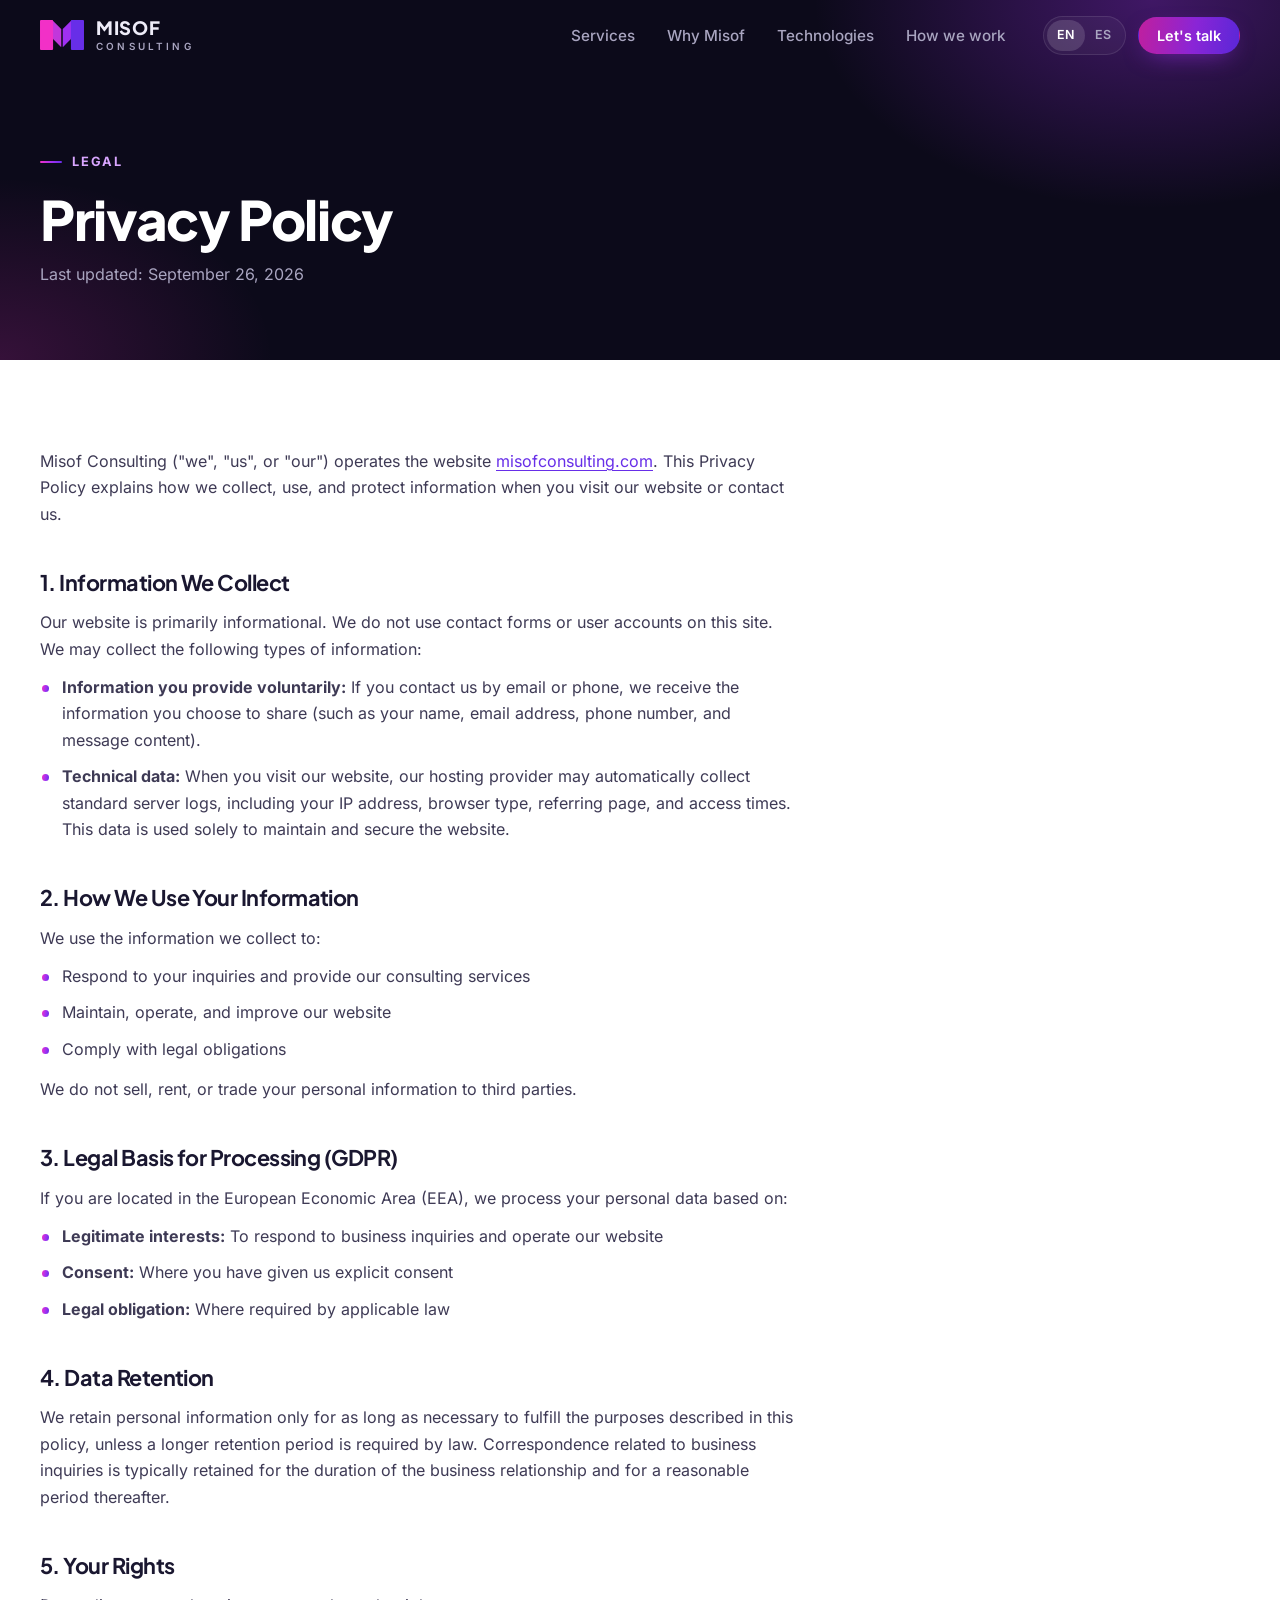
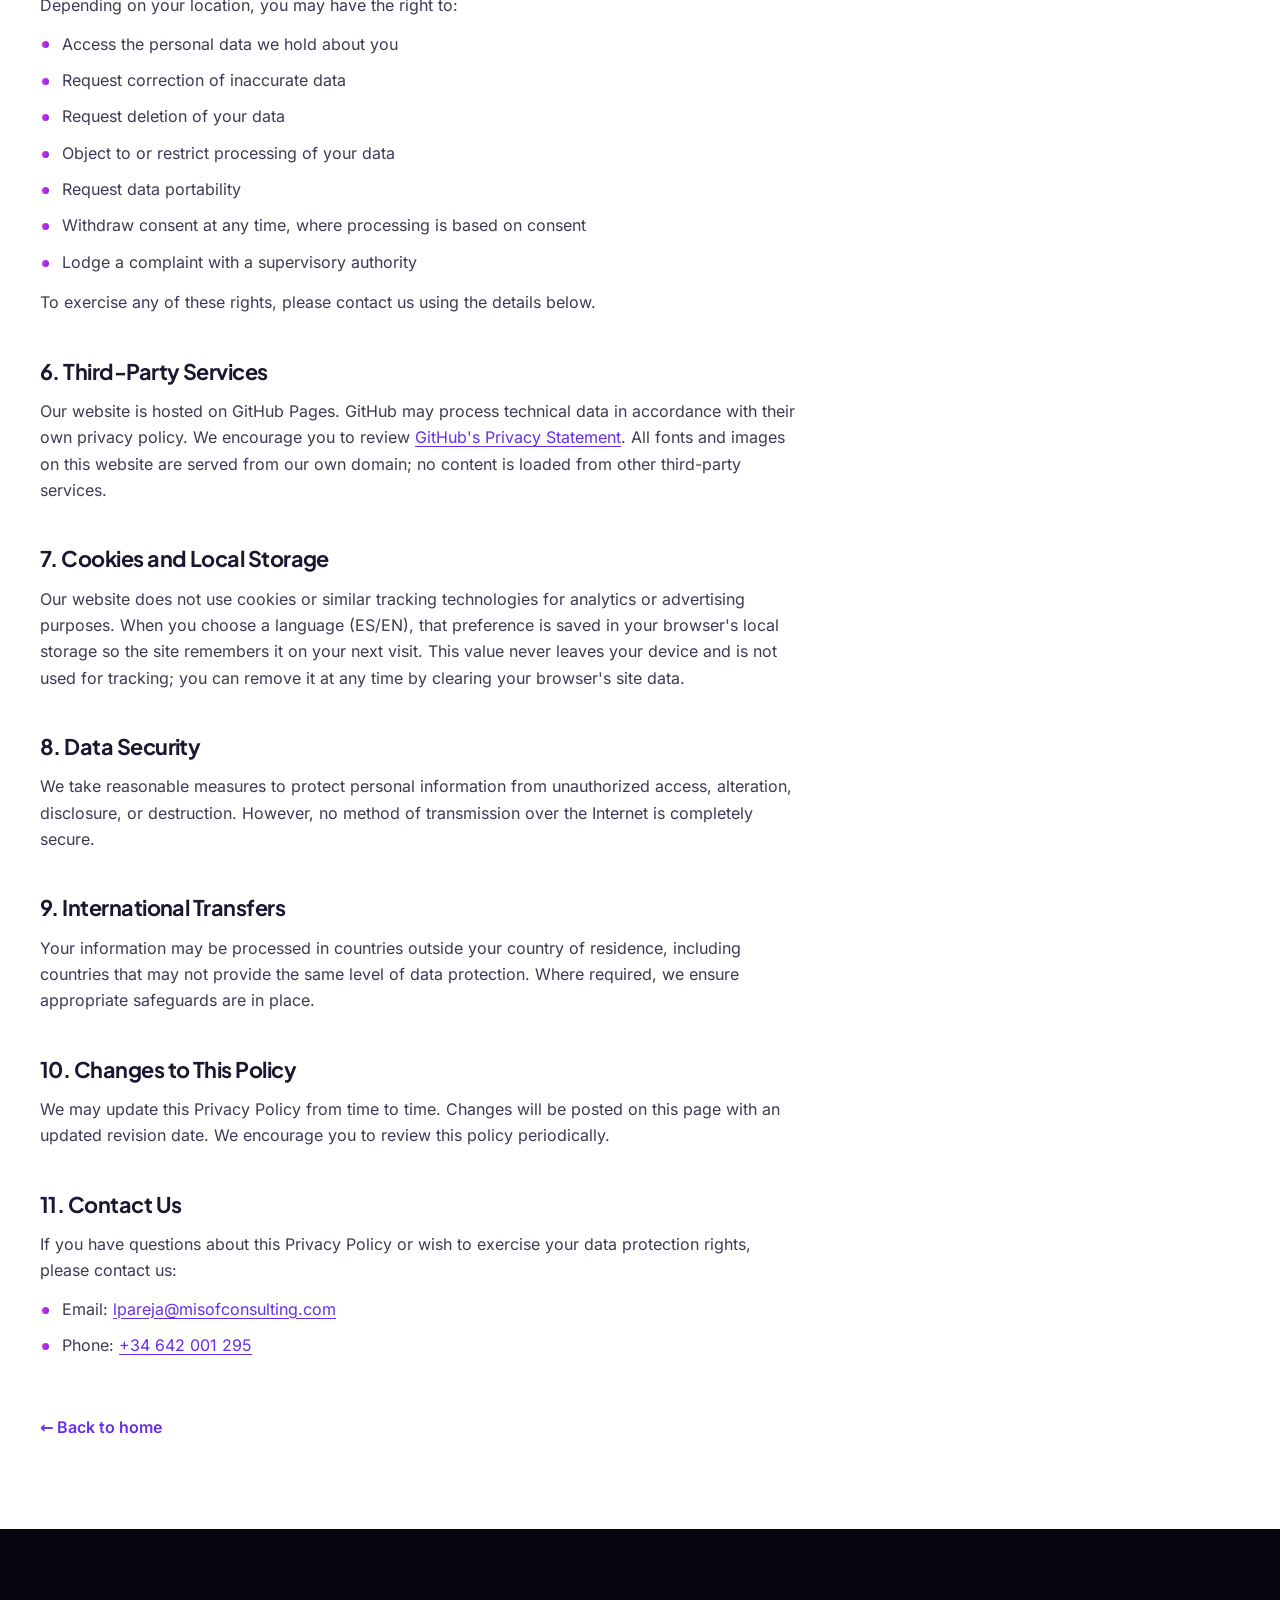
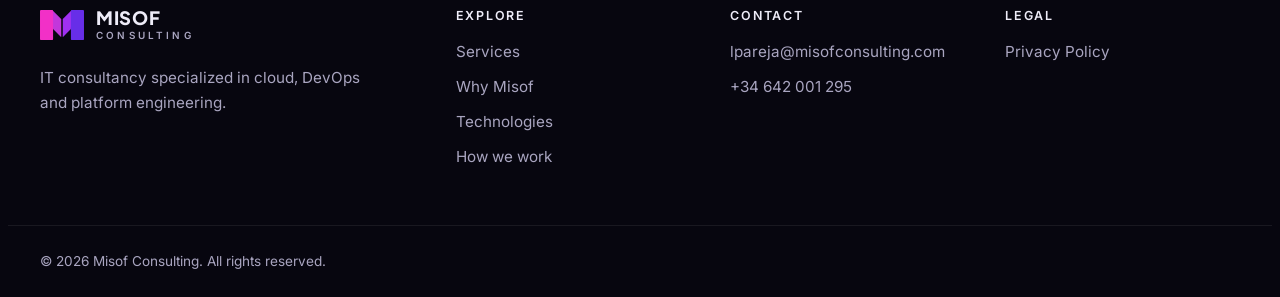
<file: privacy.html>
<!DOCTYPE html>
<html lang="en">
<head>
    <meta charset="UTF-8">
    <meta name="viewport" content="width=device-width, initial-scale=1.0">
    <title data-i18n="meta.privacyTitle">Privacy Policy | Misof Consulting</title>
    <meta name="description" data-i18n-attr="content:meta.privacyDescription" content="How Misof Consulting collects, uses and protects personal information.">
    <meta name="theme-color" content="#0C0A1A">
    <link rel="canonical" href="https://misofconsulting.com/privacy.html">
    <link rel="icon" href="images/favicon.svg" type="image/svg+xml">
    <link rel="preload" href="fonts/inter-var-latin.woff2" as="font" type="font/woff2" crossorigin>
    <link rel="preload" href="fonts/jakarta-var-latin.woff2" as="font" type="font/woff2" crossorigin>
    <link rel="stylesheet" href="css/styles.css">
</head>
<body id="top">
    <a class="skip-link" href="#main" data-i18n="a11y.skip">Skip to content</a>

    <header class="site-header" data-header>
        <div class="container header-inner">
            <a class="brand" href="index.html" data-i18n-attr="aria-label:a11y.home" aria-label="Misof Consulting — home">
                <svg class="brand-mark" viewBox="0 0 767 524" aria-hidden="true"><polygon fill="#C237DB" points="212,0 370,158 370,466 366,469 228,333"/><polygon fill="#A030F2" points="555,0 397,158 397,466 401,469 539,333"/><rect fill="#F230C7" width="228" height="524" rx="18"/><rect fill="#672EE8" x="539" width="228" height="524" rx="18"/></svg>
                <span class="brand-text"><span class="brand-name">MISOF</span><span class="brand-sub">CONSULTING</span></span>
            </a>

            <nav class="site-nav" id="site-nav" data-i18n-attr="aria-label:a11y.mainNav" aria-label="Main">
                <a href="index.html#services" data-i18n="nav.services">Services</a>
                <a href="index.html#why" data-i18n="nav.why">Why Misof</a>
                <a href="index.html#technologies" data-i18n="nav.technologies">Technologies</a>
                <a href="index.html#approach" data-i18n="nav.approach">How we work</a>
                <a href="index.html#contact" class="nav-cta btn btn-primary" data-i18n="nav.cta">Let's talk</a>
            </nav>

            <div class="header-actions">
                <div class="lang-switch" role="group" data-i18n-attr="aria-label:a11y.language" aria-label="Language">
                    <button type="button" data-set-lang="en" aria-pressed="true">EN</button>
                    <button type="button" data-set-lang="es" aria-pressed="false">ES</button>
                </div>
                <a href="index.html#contact" class="btn btn-primary btn-sm header-cta" data-i18n="nav.cta">Let's talk</a>
                <button type="button" class="menu-toggle" aria-controls="site-nav" aria-expanded="false" data-i18n-attr="aria-label:a11y.menu" aria-label="Menu">
                    <span></span><span></span>
                </button>
            </div>
        </div>
    </header>

    <main id="main">
        <section class="page-hero">
            <div class="container">
                <p class="eyebrow eyebrow-dark" data-i18n="privacy.eyebrow">Legal</p>
                <h1 data-i18n="privacy.title">Privacy Policy</h1>
                <p class="legal-updated" data-i18n="privacy.updated">Last updated: September 26, 2026</p>
            </div>
        </section>

        <section class="legal">
            <div class="container">
                <div class="legal-content">
                    <div data-lang-block="en">
                        <p>Misof Consulting ("we", "us", or "our") operates the website <a href="https://misofconsulting.com">misofconsulting.com</a>. This Privacy Policy explains how we collect, use, and protect information when you visit our website or contact us.</p>

                        <h2>1. Information We Collect</h2>
                        <p>Our website is primarily informational. We do not use contact forms or user accounts on this site. We may collect the following types of information:</p>
                        <ul>
                            <li><strong>Information you provide voluntarily:</strong> If you contact us by email or phone, we receive the information you choose to share (such as your name, email address, phone number, and message content).</li>
                            <li><strong>Technical data:</strong> When you visit our website, our hosting provider may automatically collect standard server logs, including your IP address, browser type, referring page, and access times. This data is used solely to maintain and secure the website.</li>
                        </ul>

                        <h2>2. How We Use Your Information</h2>
                        <p>We use the information we collect to:</p>
                        <ul>
                            <li>Respond to your inquiries and provide our consulting services</li>
                            <li>Maintain, operate, and improve our website</li>
                            <li>Comply with legal obligations</li>
                        </ul>
                        <p>We do not sell, rent, or trade your personal information to third parties.</p>

                        <h2>3. Legal Basis for Processing (GDPR)</h2>
                        <p>If you are located in the European Economic Area (EEA), we process your personal data based on:</p>
                        <ul>
                            <li><strong>Legitimate interests:</strong> To respond to business inquiries and operate our website</li>
                            <li><strong>Consent:</strong> Where you have given us explicit consent</li>
                            <li><strong>Legal obligation:</strong> Where required by applicable law</li>
                        </ul>

                        <h2>4. Data Retention</h2>
                        <p>We retain personal information only for as long as necessary to fulfill the purposes described in this policy, unless a longer retention period is required by law. Correspondence related to business inquiries is typically retained for the duration of the business relationship and for a reasonable period thereafter.</p>

                        <h2>5. Your Rights</h2>
                        <p>Depending on your location, you may have the right to:</p>
                        <ul>
                            <li>Access the personal data we hold about you</li>
                            <li>Request correction of inaccurate data</li>
                            <li>Request deletion of your data</li>
                            <li>Object to or restrict processing of your data</li>
                            <li>Request data portability</li>
                            <li>Withdraw consent at any time, where processing is based on consent</li>
                            <li>Lodge a complaint with a supervisory authority</li>
                        </ul>
                        <p>To exercise any of these rights, please contact us using the details below.</p>

                        <h2>6. Third-Party Services</h2>
                        <p>Our website is hosted on GitHub Pages. GitHub may process technical data in accordance with their own privacy policy. We encourage you to review <a href="https://docs.github.com/en/site-policy/privacy-policies/github-general-privacy-statement" target="_blank" rel="noopener noreferrer">GitHub's Privacy Statement</a>. All fonts and images on this website are served from our own domain; no content is loaded from other third-party services.</p>

                        <h2>7. Cookies and Local Storage</h2>
                        <p>Our website does not use cookies or similar tracking technologies for analytics or advertising purposes. When you choose a language (ES/EN), that preference is saved in your browser's local storage so the site remembers it on your next visit. This value never leaves your device and is not used for tracking; you can remove it at any time by clearing your browser's site data.</p>

                        <h2>8. Data Security</h2>
                        <p>We take reasonable measures to protect personal information from unauthorized access, alteration, disclosure, or destruction. However, no method of transmission over the Internet is completely secure.</p>

                        <h2>9. International Transfers</h2>
                        <p>Your information may be processed in countries outside your country of residence, including countries that may not provide the same level of data protection. Where required, we ensure appropriate safeguards are in place.</p>

                        <h2>10. Changes to This Policy</h2>
                        <p>We may update this Privacy Policy from time to time. Changes will be posted on this page with an updated revision date. We encourage you to review this policy periodically.</p>

                        <h2>11. Contact Us</h2>
                        <p>If you have questions about this Privacy Policy or wish to exercise your data protection rights, please contact us:</p>
                        <ul>
                            <li>Email: <a href="mailto:lpareja@misofconsulting.com">lpareja@misofconsulting.com</a></li>
                            <li>Phone: <a href="tel:+34642001295">+34 642 001 295</a></li>
                        </ul>
                    </div>

                    <div data-lang-block="es" hidden>
                        <p>Misof Consulting ("nosotros" o "nuestro") opera el sitio web <a href="https://misofconsulting.com">misofconsulting.com</a>. Esta Política de Privacidad explica cómo recopilamos, utilizamos y protegemos la información cuando visita nuestro sitio web o se pone en contacto con nosotros.</p>

                        <h2>1. Información que Recopilamos</h2>
                        <p>Nuestro sitio web es principalmente informativo. No utilizamos formularios de contacto ni cuentas de usuario en este sitio. Podemos recopilar los siguientes tipos de información:</p>
                        <ul>
                            <li><strong>Información que usted proporciona voluntariamente:</strong> Si se pone en contacto con nosotros por correo electrónico o teléfono, recibimos la información que elija compartir (como su nombre, dirección de correo electrónico, número de teléfono y contenido del mensaje).</li>
                            <li><strong>Datos técnicos:</strong> Cuando visita nuestro sitio web, nuestro proveedor de alojamiento puede recopilar automáticamente registros estándar del servidor, incluyendo su dirección IP, tipo de navegador, página de referencia y horarios de acceso. Estos datos se utilizan únicamente para mantener y proteger el sitio web.</li>
                        </ul>

                        <h2>2. Cómo Utilizamos su Información</h2>
                        <p>Utilizamos la información que recopilamos para:</p>
                        <ul>
                            <li>Responder a sus consultas y prestar nuestros servicios de consultoría</li>
                            <li>Mantener, operar y mejorar nuestro sitio web</li>
                            <li>Cumplir con obligaciones legales</li>
                        </ul>
                        <p>No vendemos, alquilamos ni comerciamos con su información personal a terceros.</p>

                        <h2>3. Base Legal para el Tratamiento (RGPD)</h2>
                        <p>Si se encuentra en el Espacio Económico Europeo (EEE), tratamos sus datos personales con base en:</p>
                        <ul>
                            <li><strong>Interés legítimo:</strong> Para responder a consultas comerciales y operar nuestro sitio web</li>
                            <li><strong>Consentimiento:</strong> Cuando nos ha otorgado su consentimiento explícito</li>
                            <li><strong>Obligación legal:</strong> Cuando lo exija la legislación aplicable</li>
                        </ul>

                        <h2>4. Conservación de Datos</h2>
                        <p>Conservamos la información personal solo durante el tiempo necesario para cumplir los fines descritos en esta política, salvo que la ley exija un período de conservación más prolongado. La correspondencia relacionada con consultas comerciales se conserva normalmente durante la relación comercial y durante un período razonable posterior.</p>

                        <h2>5. Sus Derechos</h2>
                        <p>Dependiendo de su ubicación, puede tener derecho a:</p>
                        <ul>
                            <li>Acceder a los datos personales que tenemos sobre usted</li>
                            <li>Solicitar la corrección de datos inexactos</li>
                            <li>Solicitar la eliminación de sus datos</li>
                            <li>Oponerse o restringir el tratamiento de sus datos</li>
                            <li>Solicitar la portabilidad de sus datos</li>
                            <li>Retirar su consentimiento en cualquier momento, cuando el tratamiento se base en el consentimiento</li>
                            <li>Presentar una reclamación ante una autoridad de control</li>
                        </ul>
                        <p>Para ejercer cualquiera de estos derechos, póngase en contacto con nosotros utilizando los datos indicados a continuación.</p>

                        <h2>6. Servicios de Terceros</h2>
                        <p>Nuestro sitio web está alojado en GitHub Pages. GitHub puede tratar datos técnicos de acuerdo con su propia política de privacidad. Le recomendamos consultar la <a href="https://docs.github.com/en/site-policy/privacy-policies/github-general-privacy-statement" target="_blank" rel="noopener noreferrer">Declaración de Privacidad de GitHub</a>. Todas las fuentes e imágenes de este sitio se sirven desde nuestro propio dominio; no se carga contenido de otros servicios de terceros.</p>

                        <h2>7. Cookies y Almacenamiento Local</h2>
                        <p>Nuestro sitio web no utiliza cookies ni tecnologías de seguimiento similares con fines analíticos o publicitarios. Cuando elige un idioma (ES/EN), esa preferencia se guarda en el almacenamiento local de su navegador para recordarla en su próxima visita. Este valor nunca sale de su dispositivo ni se utiliza para seguimiento; puede eliminarlo en cualquier momento borrando los datos del sitio en su navegador.</p>

                        <h2>8. Seguridad de los Datos</h2>
                        <p>Adoptamos medidas razonables para proteger la información personal contra el acceso, la alteración, la divulgación o la destrucción no autorizados. Sin embargo, ningún método de transmisión por Internet es completamente seguro.</p>

                        <h2>9. Transferencias Internacionales</h2>
                        <p>Su información puede ser tratada en países fuera de su país de residencia, incluidos países que pueden no ofrecer el mismo nivel de protección de datos. Cuando sea necesario, garantizamos la existencia de salvaguardias adecuadas.</p>

                        <h2>10. Cambios en Esta Política</h2>
                        <p>Podemos actualizar esta Política de Privacidad periódicamente. Los cambios se publicarán en esta página con una fecha de revisión actualizada. Le recomendamos revisar esta política de forma periódica.</p>

                        <h2>11. Contacto</h2>
                        <p>Si tiene preguntas sobre esta Política de Privacidad o desea ejercer sus derechos de protección de datos, póngase en contacto con nosotros:</p>
                        <ul>
                            <li>Correo electrónico: <a href="mailto:lpareja@misofconsulting.com">lpareja@misofconsulting.com</a></li>
                            <li>Teléfono: <a href="tel:+34642001295">+34 642 001 295</a></li>
                        </ul>
                    </div>

                    <p class="legal-back"><a href="index.html" data-i18n="privacy.back">← Back to home</a></p>
                </div>
            </div>
        </section>
    </main>

    <footer class="site-footer">
        <div class="container footer-grid">
            <div class="footer-brand">
                <a class="brand" href="index.html" data-i18n-attr="aria-label:a11y.home" aria-label="Misof Consulting — home">
                    <svg class="brand-mark" viewBox="0 0 767 524" aria-hidden="true"><polygon fill="#C237DB" points="212,0 370,158 370,466 366,469 228,333"/><polygon fill="#A030F2" points="555,0 397,158 397,466 401,469 539,333"/><rect fill="#F230C7" width="228" height="524" rx="18"/><rect fill="#672EE8" x="539" width="228" height="524" rx="18"/></svg>
                    <span class="brand-text"><span class="brand-name">MISOF</span><span class="brand-sub">CONSULTING</span></span>
                </a>
                <p data-i18n="footer.tagline">IT consultancy specialized in cloud, DevOps and platform engineering.</p>
            </div>
            <nav class="footer-col" data-i18n-attr="aria-label:a11y.footerNav" aria-label="Footer">
                <h2 data-i18n="footer.explore">Explore</h2>
                <a href="index.html#services" data-i18n="nav.services">Services</a>
                <a href="index.html#why" data-i18n="nav.why">Why Misof</a>
                <a href="index.html#technologies" data-i18n="nav.technologies">Technologies</a>
                <a href="index.html#approach" data-i18n="nav.approach">How we work</a>
            </nav>
            <div class="footer-col">
                <h2 data-i18n="footer.contact">Contact</h2>
                <a href="mailto:lpareja@misofconsulting.com">lpareja@misofconsulting.com</a>
                <a href="tel:+34642001295">+34 642 001 295</a>
            </div>
            <div class="footer-col">
                <h2 data-i18n="footer.legal">Legal</h2>
                <a href="privacy.html" data-i18n="footer.privacy">Privacy Policy</a>
            </div>
        </div>
        <div class="container footer-bottom">
            <p>&copy; <span data-year>2026</span> Misof Consulting. <span data-i18n="footer.rights">All rights reserved.</span></p>
        </div>
    </footer>

    <script src="js/translations.js"></script>
    <script src="js/main.js"></script>
</body>
</html>
</file>
<file: css/styles.css>
/* =================================================================
   Misof Consulting — site styles
   ================================================================= */

@font-face {
    font-family: 'Inter';
    src: url('../fonts/inter-var-latin.woff2') format('woff2');
    font-weight: 100 900;
    font-style: normal;
    font-display: swap;
}

@font-face {
    font-family: 'Plus Jakarta Sans';
    src: url('../fonts/jakarta-var-latin.woff2') format('woff2');
    font-weight: 200 800;
    font-style: normal;
    font-display: swap;
}

:root {
    /* Brand (sampled from the Misof logo) */
    --pink: #F230C7;
    --magenta: #C237DB;
    --purple: #A030F2;
    --violet: #672EE8;
    --gradient: linear-gradient(100deg, #F230C7 0%, #A030F2 55%, #672EE8 100%);
    --gradient-strong: linear-gradient(100deg, #C01F9E 0%, #8A25D6 55%, #5A27D8 100%);

    /* Neutrals */
    --ink: #0C0A1A;
    --ink-2: #141127;
    --ink-3: #07060F;
    --bg: #FFFFFF;
    --bg-soft: #F6F5FB;
    --text: #1A1730;
    --muted: #5B5770;
    --border: #E7E4F0;
    --text-on-dark: #EEECF8;
    --muted-on-dark: #A9A5C0;
    --border-on-dark: rgba(255, 255, 255, 0.1);

    /* Type */
    --font-body: 'Inter', system-ui, -apple-system, 'Segoe UI', Roboto, sans-serif;
    --font-display: 'Plus Jakarta Sans', 'Inter', system-ui, sans-serif;
    --font-mono: ui-monospace, 'SF Mono', SFMono-Regular, Menlo, Consolas, monospace;

    /* Layout */
    --container: 1200px;
    --gutter: clamp(16px, 4vw, 32px);
    --header-h: 72px;
    --radius: 20px;
    --radius-lg: 28px;
    --section-y: clamp(72px, 10vw, 128px);
    --shadow-md: 0 10px 30px -12px rgba(26, 23, 48, 0.18);
    --shadow-lg: 0 30px 60px -20px rgba(26, 23, 48, 0.28);
    --ease: cubic-bezier(0.22, 1, 0.36, 1);
}

/* ---------------- Base ---------------- */

*,
*::before,
*::after {
    box-sizing: border-box;
}

html {
    -webkit-text-size-adjust: 100%;
    scroll-behavior: smooth;
    scroll-padding-top: calc(var(--header-h) + 8px);
}

body {
    margin: 0;
    font-family: var(--font-body);
    font-size: 1rem;
    line-height: 1.65;
    color: var(--text);
    background: var(--bg);
    -webkit-font-smoothing: antialiased;
    -moz-osx-font-smoothing: grayscale;
    overflow-x: hidden;
}

body.menu-open {
    overflow: hidden;
}

img,
svg {
    display: block;
    max-width: 100%;
}

img {
    height: auto;
}

h1, h2, h3 {
    font-family: var(--font-display);
    line-height: 1.12;
    letter-spacing: -0.025em;
    margin: 0;
    text-wrap: balance;
}

p {
    margin: 0;
}

a {
    color: inherit;
}

ul, ol, dl, dd {
    margin: 0;
    padding: 0;
}

ul, ol {
    list-style: none;
}

button {
    font: inherit;
    color: inherit;
    cursor: pointer;
}

:focus-visible {
    outline: 2px solid var(--purple);
    outline-offset: 3px;
    border-radius: 6px;
}

.container {
    width: 100%;
    max-width: calc(var(--container) + var(--gutter) * 2);
    margin-inline: auto;
    padding-inline: var(--gutter);
}

.skip-link {
    position: absolute;
    left: var(--gutter);
    top: -60px;
    z-index: 200;
    padding: 10px 16px;
    border-radius: 10px;
    background: #fff;
    color: var(--ink);
    font-weight: 600;
    text-decoration: none;
    transition: top 0.2s;
}

.skip-link:focus {
    top: 12px;
}

.text-gradient {
    background: var(--gradient);
    -webkit-background-clip: text;
    background-clip: text;
    color: transparent;
}

.icon-sm {
    width: 18px;
    height: 18px;
    flex: none;
    fill: none;
    stroke: currentColor;
    stroke-width: 2;
    stroke-linecap: round;
    stroke-linejoin: round;
}

/* ---------------- Buttons ---------------- */

.btn {
    display: inline-flex;
    align-items: center;
    justify-content: center;
    gap: 10px;
    padding: 12px 22px;
    border-radius: 999px;
    border: 1px solid transparent;
    font-family: var(--font-body);
    font-weight: 600;
    font-size: 0.95rem;
    line-height: 1.2;
    text-decoration: none;
    white-space: nowrap;
    transition: transform 0.25s var(--ease), box-shadow 0.25s var(--ease), background-color 0.2s, border-color 0.2s;
}

.btn-sm {
    padding: 9px 18px;
    font-size: 0.9rem;
}

.btn-lg {
    padding: 15px 26px;
    font-size: 1rem;
}

.btn-primary {
    color: #fff;
    background: var(--gradient-strong);
    box-shadow: 0 8px 24px -10px rgba(160, 48, 242, 0.7);
}

.btn-primary:hover {
    transform: translateY(-2px);
    box-shadow: 0 14px 32px -10px rgba(160, 48, 242, 0.85);
}

.btn-ghost {
    color: var(--text-on-dark);
    border-color: rgba(255, 255, 255, 0.22);
    background: rgba(255, 255, 255, 0.04);
}

.btn-ghost:hover {
    border-color: rgba(255, 255, 255, 0.45);
    background: rgba(255, 255, 255, 0.08);
}

.btn:hover .icon-sm {
    transform: translateX(2px);
}

.btn .icon-sm {
    transition: transform 0.25s var(--ease);
}

/* ---------------- Header ---------------- */

.site-header {
    position: fixed;
    inset: 0 0 auto 0;
    z-index: 100;
    height: var(--header-h);
    color: var(--text-on-dark);
    border-bottom: 1px solid transparent;
    transition: background-color 0.3s, border-color 0.3s, backdrop-filter 0.3s;
}

.site-header.is-scrolled,
.site-header.is-open {
    background: rgba(12, 10, 26, 0.82);
    -webkit-backdrop-filter: saturate(160%) blur(14px);
    backdrop-filter: saturate(160%) blur(14px);
    border-bottom-color: var(--border-on-dark);
}

.header-inner {
    height: 100%;
    display: flex;
    align-items: center;
    gap: 24px;
}

.brand {
    display: inline-flex;
    align-items: center;
    gap: 12px;
    text-decoration: none;
    color: inherit;
    flex: none;
}

.brand-mark {
    width: 44px;
    height: auto;
}

.brand-text {
    display: flex;
    flex-direction: column;
    line-height: 1;
}

.brand-name {
    font-family: var(--font-display);
    font-weight: 800;
    font-size: 1.15rem;
    letter-spacing: 0.04em;
}

.brand-sub {
    margin-top: 4px;
    font-size: 0.62rem;
    font-weight: 600;
    letter-spacing: 0.32em;
    color: var(--muted-on-dark);
}

.site-nav {
    display: flex;
    align-items: center;
    gap: 4px;
    margin-left: auto;
}

.site-nav a {
    position: relative;
    padding: 8px 14px;
    border-radius: 999px;
    font-size: 0.95rem;
    font-weight: 500;
    color: var(--muted-on-dark);
    text-decoration: none;
    transition: color 0.2s, background-color 0.2s;
}

.site-nav a:hover,
.site-nav a.is-active {
    color: #fff;
}

.site-nav a.is-active:not(.nav-cta) {
    background: rgba(255, 255, 255, 0.07);
}

.site-nav .nav-cta {
    display: none;
}

.header-actions {
    display: flex;
    align-items: center;
    gap: 12px;
}

.lang-switch {
    display: inline-flex;
    padding: 3px;
    border-radius: 999px;
    border: 1px solid var(--border-on-dark);
    background: rgba(255, 255, 255, 0.04);
}

.lang-switch button {
    border: 0;
    background: transparent;
    padding: 5px 10px;
    border-radius: 999px;
    font-size: 0.78rem;
    font-weight: 600;
    letter-spacing: 0.04em;
    color: var(--muted-on-dark);
    transition: background-color 0.2s, color 0.2s;
}

.lang-switch button[aria-pressed="true"] {
    background: rgba(255, 255, 255, 0.14);
    color: #fff;
}

.lang-switch button:hover {
    color: #fff;
}

.menu-toggle {
    display: none;
    width: 42px;
    height: 42px;
    border-radius: 12px;
    border: 1px solid var(--border-on-dark);
    background: rgba(255, 255, 255, 0.04);
    position: relative;
}

.menu-toggle span {
    position: absolute;
    left: 11px;
    right: 11px;
    height: 2px;
    border-radius: 2px;
    background: #fff;
    transition: transform 0.3s var(--ease), top 0.3s var(--ease);
}

.menu-toggle span:first-child { top: 16px; }
.menu-toggle span:last-child { top: 24px; }

.is-open .menu-toggle span:first-child { top: 20px; transform: rotate(45deg); }
.is-open .menu-toggle span:last-child { top: 20px; transform: rotate(-45deg); }

/* ---------------- Sections ---------------- */

.section {
    padding-block: var(--section-y);
    position: relative;
}

.section-dark {
    background: var(--ink);
    color: var(--text-on-dark);
}

.section-head {
    max-width: 720px;
    margin: 0 auto clamp(40px, 6vw, 64px);
    text-align: center;
}

.eyebrow {
    display: inline-flex;
    align-items: center;
    gap: 10px;
    margin-bottom: 16px;
    font-size: 0.8rem;
    font-weight: 700;
    letter-spacing: 0.14em;
    text-transform: uppercase;
    color: var(--violet);
}

.eyebrow::before {
    content: '';
    width: 22px;
    height: 2px;
    border-radius: 2px;
    background: var(--gradient);
}

.eyebrow-dark {
    color: #D9A6FF;
}

h2 {
    font-size: clamp(2rem, 3.8vw, 2.9rem);
    font-weight: 800;
}

.section-lead {
    margin-top: 18px;
    font-size: clamp(1.02rem, 1.4vw, 1.15rem);
    color: var(--muted);
}

.section-dark .section-lead {
    color: var(--muted-on-dark);
}

/* ---------------- Hero ---------------- */

.hero {
    position: relative;
    overflow: hidden;
    background: var(--ink);
    color: var(--text-on-dark);
    padding: calc(var(--header-h) + clamp(48px, 8vw, 96px)) 0 clamp(72px, 9vw, 120px);
    isolation: isolate;
}

.hero::before {
    content: '';
    position: absolute;
    inset: 0;
    z-index: -1;
    background:
        radial-gradient(640px 460px at 88% 18%, rgba(160, 48, 242, 0.38), transparent 62%),
        radial-gradient(520px 420px at 6% 96%, rgba(242, 48, 199, 0.22), transparent 62%),
        radial-gradient(420px 300px at 50% 0%, rgba(103, 46, 232, 0.25), transparent 70%);
}

.hero::after {
    content: '';
    position: absolute;
    inset: 0;
    z-index: -1;
    background-image:
        linear-gradient(rgba(255, 255, 255, 0.045) 1px, transparent 1px),
        linear-gradient(90deg, rgba(255, 255, 255, 0.045) 1px, transparent 1px);
    background-size: 56px 56px;
    -webkit-mask-image: radial-gradient(ellipse 75% 65% at 50% 35%, #000 30%, transparent 100%);
    mask-image: radial-gradient(ellipse 75% 65% at 50% 35%, #000 30%, transparent 100%);
}

.hero-grid {
    display: grid;
    grid-template-columns: minmax(0, 1.15fr) minmax(0, 0.85fr);
    gap: clamp(40px, 6vw, 88px);
    align-items: center;
}

.hero h1 {
    font-size: clamp(2.6rem, 6vw, 4.4rem);
    font-weight: 800;
    letter-spacing: -0.035em;
    line-height: 1.04;
    color: #fff;
}

.hero-lead {
    margin-top: 24px;
    max-width: 580px;
    font-size: clamp(1.05rem, 1.5vw, 1.2rem);
    color: var(--muted-on-dark);
}

.hero-actions {
    display: flex;
    flex-wrap: wrap;
    gap: 14px;
    margin-top: 36px;
}

.hero-stats {
    display: grid;
    grid-template-columns: repeat(3, auto);
    justify-content: start;
    gap: 16px 40px;
    margin-top: 52px;
    padding-top: 28px;
    border-top: 1px solid var(--border-on-dark);
}

.hero-stats dt {
    font-family: var(--font-display);
    font-size: 1.55rem;
    font-weight: 800;
    letter-spacing: -0.02em;
    line-height: 1.2;
    width: fit-content;
}

.hero-stats dd {
    margin-top: 4px;
    max-width: 200px;
    font-size: 0.88rem;
    line-height: 1.45;
    color: var(--muted-on-dark);
}

.hero-visual {
    position: relative;
    max-width: 460px;
    justify-self: end;
    width: 100%;
}

.hero-photo {
    position: relative;
    border-radius: var(--radius-lg);
    overflow: hidden;
    aspect-ratio: 880 / 1040;
    border: 1px solid rgba(255, 255, 255, 0.12);
    box-shadow: 0 40px 80px -30px rgba(160, 48, 242, 0.55);
}

.hero-photo img {
    width: 100%;
    height: 100%;
    object-fit: cover;
}

.hero-photo::after {
    content: '';
    position: absolute;
    inset: 0;
    background: linear-gradient(180deg, transparent 50%, rgba(12, 10, 26, 0.55));
}

.float-card {
    position: absolute;
    border-radius: 16px;
    background: rgba(17, 14, 36, 0.82);
    border: 1px solid rgba(255, 255, 255, 0.12);
    -webkit-backdrop-filter: blur(14px);
    backdrop-filter: blur(14px);
    box-shadow: 0 24px 48px -16px rgba(0, 0, 0, 0.6);
}

.terminal {
    left: -56px;
    bottom: 48px;
    width: 300px;
    overflow: hidden;
    font-family: var(--font-mono);
    font-size: 0.76rem;
}

.terminal-bar {
    display: flex;
    align-items: center;
    gap: 6px;
    padding: 10px 14px;
    border-bottom: 1px solid rgba(255, 255, 255, 0.08);
    color: var(--muted-on-dark);
}

.terminal-bar i {
    width: 9px;
    height: 9px;
    border-radius: 50%;
    background: rgba(255, 255, 255, 0.18);
}

.terminal-bar i:first-child { background: #FF5F57; }
.terminal-bar i:nth-child(2) { background: #FEBC2E; }
.terminal-bar i:nth-child(3) { background: #28C840; }

.terminal-bar span {
    margin-left: 8px;
    font-size: 0.72rem;
}

.terminal-body {
    padding: 12px 14px 14px;
    line-height: 1.75;
    color: #D8D5EA;
}

.terminal-body li {
    white-space: nowrap;
}

.terminal-body .prompt {
    color: var(--pink);
}

.terminal-body .ok {
    color: #5BE49B;
    margin-bottom: 4px;
}

.status {
    top: 36px;
    right: -28px;
    display: flex;
    align-items: center;
    gap: 12px;
    padding: 12px 16px;
    font-size: 0.85rem;
}

.status strong {
    display: block;
    color: #fff;
    font-weight: 600;
    line-height: 1.3;
}

.status small {
    color: var(--muted-on-dark);
    font-family: var(--font-mono);
    font-size: 0.72rem;
}

.status-dot {
    width: 10px;
    height: 10px;
    border-radius: 50%;
    background: #28C840;
    box-shadow: 0 0 0 4px rgba(40, 200, 64, 0.2);
    animation: pulse-dot 2.4s ease-in-out infinite;
}

@keyframes pulse-dot {
    50% { box-shadow: 0 0 0 8px rgba(40, 200, 64, 0); }
}

/* ---------------- Clients ---------------- */

.clients {
    padding-block: clamp(40px, 6vw, 64px);
    border-bottom: 1px solid var(--border);
}

.clients-title {
    text-align: center;
    font-family: var(--font-body);
    font-size: 0.8rem;
    font-weight: 600;
    letter-spacing: 0.14em;
    text-transform: uppercase;
    color: var(--muted);
    margin-bottom: 28px;
}

.client-list {
    max-width: 940px; /* 5 tiles per row */
    margin-inline: auto;
    display: flex;
    flex-wrap: wrap;
    justify-content: center;
    gap: 16px;
}

.client {
    display: grid;
    place-items: center;
    width: 172px;
    height: 88px;
    padding: 16px 20px;
    border-radius: 16px;
    border: 1px solid var(--border);
    background: #fff;
    transition: border-color 0.25s, box-shadow 0.25s var(--ease), transform 0.25s var(--ease);
}

.client:hover {
    border-color: #D5CEF0;
    box-shadow: var(--shadow-md);
    transform: translateY(-2px);
}

.client img {
    width: auto;
    height: 50px;
    max-width: 100%;
    object-fit: contain;
}

/* Wordmarks read larger than square marks at the same height */
.client-wide img {
    height: 36px;
}

.partners-title {
    margin-top: 40px;
}

.partner-list {
    display: flex;
    flex-wrap: wrap;
    justify-content: center;
    gap: 16px;
}

.partner {
    display: flex;
    flex-direction: column;
    align-items: center;
    justify-content: center;
    gap: 10px;
    min-width: 220px;
    padding: 18px 28px 14px;
    border-radius: 16px;
    border: 1px solid var(--border);
    background: #fff;
}

.partner img {
    width: auto;
    height: 30px;
}

.partner-label {
    display: inline-flex;
    align-items: center;
    gap: 6px;
    font-size: 0.78rem;
    font-weight: 600;
    letter-spacing: 0.04em;
    color: #007A48;
}

.partner-label .icon-sm {
    width: 15px;
    height: 15px;
}

/* ---------------- Services ---------------- */

.services {
    background: var(--bg-soft);
}

.service-featured {
    position: relative;
    overflow: hidden;
    isolation: isolate;
    display: grid;
    grid-template-columns: minmax(0, 1fr) minmax(0, 1fr);
    gap: clamp(32px, 5vw, 64px);
    margin-bottom: 20px;
    padding: clamp(28px, 4vw, 48px);
    border-radius: var(--radius-lg);
    background: var(--ink);
    color: var(--text-on-dark);
    box-shadow: var(--shadow-lg);
}

.service-featured::before {
    content: '';
    position: absolute;
    inset: 0;
    z-index: -1;
    background:
        radial-gradient(480px 320px at 0% 0%, rgba(242, 48, 199, 0.28), transparent 65%),
        radial-gradient(520px 360px at 100% 100%, rgba(103, 46, 232, 0.4), transparent 65%);
}

.featured-tag {
    display: inline-block;
    padding: 4px 12px;
    border-radius: 999px;
    background: var(--gradient-strong);
    color: #fff;
    font-size: 0.75rem;
    font-weight: 700;
    letter-spacing: 0.1em;
    text-transform: uppercase;
}

.service-featured h3 {
    margin-top: 18px;
    font-size: clamp(1.6rem, 2.6vw, 2.1rem);
    font-weight: 800;
    color: #fff;
}

.featured-copy > p {
    margin-top: 14px;
    color: var(--muted-on-dark);
    font-size: 1.02rem;
}

.featured-copy .chips {
    margin-top: 24px;
}

.featured-list {
    display: grid;
    gap: 14px;
    align-content: center;
}

.featured-list li {
    display: flex;
    gap: 16px;
    padding: 18px 20px;
    border-radius: 16px;
    background: rgba(255, 255, 255, 0.045);
    border: 1px solid var(--border-on-dark);
}

.featured-list .icon-badge {
    background: rgba(255, 255, 255, 0.08);
    color: #D9A6FF;
}

.featured-list h4 {
    margin: 0;
    font-family: var(--font-display);
    font-size: 1rem;
    font-weight: 700;
    color: #fff;
}

.featured-list p {
    margin-top: 4px;
    font-size: 0.92rem;
    line-height: 1.55;
    color: var(--muted-on-dark);
}

.service-grid {
    display: grid;
    grid-template-columns: repeat(3, minmax(0, 1fr));
    gap: 20px;
}

.service-card {
    position: relative;
    padding: 32px 28px;
    border-radius: var(--radius);
    background: #fff;
    border: 1px solid var(--border);
    transition: transform 0.35s var(--ease), box-shadow 0.35s var(--ease), border-color 0.35s;
}

.service-card::before {
    content: '';
    position: absolute;
    inset: -1px;
    border-radius: inherit;
    padding: 1px;
    background: var(--gradient);
    -webkit-mask: linear-gradient(#000 0 0) content-box, linear-gradient(#000 0 0);
    -webkit-mask-composite: xor;
    mask: linear-gradient(#000 0 0) content-box, linear-gradient(#000 0 0);
    mask-composite: exclude;
    opacity: 0;
    transition: opacity 0.35s;
}

.service-card:hover {
    transform: translateY(-4px);
    box-shadow: var(--shadow-lg);
    border-color: transparent;
}

.service-card:hover::before {
    opacity: 1;
}

.service-card h3 {
    margin-top: 22px;
    font-size: 1.2rem;
    font-weight: 700;
}

.service-card p {
    margin-top: 10px;
    color: var(--muted);
    font-size: 0.97rem;
}

.icon-badge {
    display: inline-grid;
    place-items: center;
    width: 52px;
    height: 52px;
    border-radius: 14px;
    background: linear-gradient(135deg, rgba(242, 48, 199, 0.12), rgba(103, 46, 232, 0.14));
    color: var(--violet);
    flex: none;
}

.icon-badge svg {
    width: 26px;
    height: 26px;
    fill: none;
    stroke: currentColor;
    stroke-width: 1.8;
    stroke-linecap: round;
    stroke-linejoin: round;
}

.icon-badge-sm {
    width: 44px;
    height: 44px;
    border-radius: 12px;
}

.icon-badge-sm svg {
    width: 22px;
    height: 22px;
}

/* ---------------- Why ---------------- */

.why-grid {
    display: grid;
    grid-template-columns: minmax(0, 0.95fr) minmax(0, 1.05fr);
    gap: clamp(48px, 7vw, 96px);
    align-items: center;
}

.why-media {
    position: relative;
    padding: 0 18% 18% 0;
}

.why-photo-main {
    width: 100%;
    aspect-ratio: 4 / 5;
    object-fit: cover;
    border-radius: var(--radius-lg);
    box-shadow: var(--shadow-lg);
}

.why-photo-secondary {
    position: absolute;
    right: 0;
    bottom: 0;
    width: 58%;
    aspect-ratio: 900 / 640;
    object-fit: cover;
    border-radius: var(--radius);
    border: 6px solid #fff;
    box-shadow: var(--shadow-lg);
}

.why-badge {
    position: absolute;
    top: 28px;
    right: 4%;
    max-width: 190px;
    padding: 18px 20px;
    border-radius: 18px;
    background: var(--gradient-strong);
    color: #fff;
    box-shadow: 0 20px 40px -16px rgba(103, 46, 232, 0.7);
}

.why-badge strong {
    display: block;
    font-family: var(--font-display);
    font-size: 2.2rem;
    font-weight: 800;
    line-height: 1;
}

.why-badge span {
    display: block;
    margin-top: 6px;
    font-size: 0.85rem;
    line-height: 1.4;
    color: rgba(255, 255, 255, 0.88);
}

.feature-list {
    display: grid;
    grid-template-columns: repeat(2, minmax(0, 1fr));
    gap: 28px 32px;
    margin-top: 40px;
}

.feature-list li {
    display: flex;
    flex-direction: column;
    gap: 14px;
}

.feature-list h3 {
    font-size: 1.05rem;
    font-weight: 700;
}

.feature-list p {
    margin-top: 6px;
    font-size: 0.95rem;
    color: var(--muted);
}

/* ---------------- Technologies ---------------- */

.tech {
    overflow: hidden;
    isolation: isolate;
}

.tech::before {
    content: '';
    position: absolute;
    inset: 0;
    z-index: -1;
    background:
        radial-gradient(560px 380px at 0% 0%, rgba(103, 46, 232, 0.25), transparent 65%),
        radial-gradient(560px 380px at 100% 100%, rgba(242, 48, 199, 0.16), transparent 65%);
}

.tech-grid {
    display: grid;
    grid-template-columns: repeat(5, minmax(0, 1fr));
    gap: 16px;
}

.tech-card {
    padding: 24px;
    border-radius: 18px;
    background: rgba(255, 255, 255, 0.035);
    border: 1px solid var(--border-on-dark);
    transition: background-color 0.3s, border-color 0.3s;
}

.tech-card:hover {
    background: rgba(255, 255, 255, 0.06);
    border-color: rgba(217, 166, 255, 0.35);
}

.tech-card h3 {
    display: flex;
    align-items: center;
    gap: 10px;
    font-size: 1rem;
    font-weight: 700;
    color: #fff;
}

.tech-card h3::before {
    content: '';
    width: 8px;
    height: 8px;
    border-radius: 50%;
    background: var(--gradient);
    flex: none;
}

.chips {
    display: flex;
    flex-wrap: wrap;
    gap: 8px;
    margin-top: 16px;
}

.chips li {
    padding: 6px 12px;
    border-radius: 999px;
    font-size: 0.85rem;
    font-weight: 500;
    line-height: 1.3;
    color: var(--text-on-dark);
    background: rgba(255, 255, 255, 0.06);
    border: 1px solid rgba(255, 255, 255, 0.09);
}

/* ---------------- Approach ---------------- */

.approach {
    background: var(--bg-soft);
}

.steps {
    display: grid;
    grid-template-columns: repeat(4, minmax(0, 1fr));
    gap: 20px;
    counter-reset: step;
}

.step {
    position: relative;
    padding: 32px 26px 30px;
    border-radius: var(--radius);
    background: #fff;
    border: 1px solid var(--border);
    overflow: hidden;
}

.step::before {
    content: '';
    position: absolute;
    top: 0;
    left: 0;
    right: 0;
    height: 3px;
    background: var(--gradient);
    transform-origin: left;
    transform: scaleX(0.25);
    transition: transform 0.6s var(--ease);
}

.step:hover::before {
    transform: scaleX(1);
}

.step-num {
    display: inline-block;
    font-family: var(--font-display);
    font-size: 2.4rem;
    font-weight: 800;
    line-height: 1;
    letter-spacing: -0.03em;
    background: var(--gradient);
    -webkit-background-clip: text;
    background-clip: text;
    color: transparent;
}

.step h3 {
    margin-top: 18px;
    font-size: 1.15rem;
    font-weight: 700;
}

.step p {
    margin-top: 10px;
    font-size: 0.95rem;
    color: var(--muted);
}

/* ---------------- Contact ---------------- */

.contact {
    overflow: hidden;
    isolation: isolate;
}

.contact-bg {
    position: absolute;
    inset: 0;
    z-index: -2;
    width: 100%;
    height: 100%;
    object-fit: cover;
    opacity: 0.35;
}

.contact::before {
    content: '';
    position: absolute;
    inset: 0;
    z-index: -1;
    background:
        radial-gradient(700px 400px at 90% 10%, rgba(160, 48, 242, 0.35), transparent 60%),
        linear-gradient(180deg, rgba(12, 10, 26, 0.92), rgba(12, 10, 26, 0.7) 50%, rgba(12, 10, 26, 0.95));
}

.contact-grid {
    display: grid;
    grid-template-columns: minmax(0, 1.1fr) minmax(0, 0.9fr);
    gap: clamp(40px, 6vw, 80px);
    align-items: center;
}

.contact-copy h2 {
    color: #fff;
    font-size: clamp(2.1rem, 4.4vw, 3.3rem);
}

.contact-copy .section-lead {
    max-width: 520px;
}

.contact-card {
    padding: clamp(24px, 3vw, 36px);
    border-radius: var(--radius-lg);
    background: rgba(20, 17, 39, 0.72);
    border: 1px solid var(--border-on-dark);
    -webkit-backdrop-filter: blur(16px);
    backdrop-filter: blur(16px);
    box-shadow: 0 30px 60px -24px rgba(0, 0, 0, 0.6);
}

.contact-card-head {
    display: flex;
    align-items: center;
    gap: 16px;
    padding-bottom: 20px;
}

.contact-card-head .brand-mark {
    width: 52px;
    flex: none;
}

.contact-card-head strong {
    display: block;
    font-family: var(--font-display);
    font-size: 1.15rem;
    font-weight: 700;
    color: #fff;
}

.availability {
    display: inline-flex;
    align-items: center;
    gap: 8px;
    margin-top: 4px;
    font-size: 0.88rem;
    color: var(--muted-on-dark);
}

.availability .status-dot {
    width: 8px;
    height: 8px;
}

.contact-list > div {
    display: grid;
    gap: 4px;
    padding-block: 16px;
    border-top: 1px solid var(--border-on-dark);
}

.contact-list dt {
    font-size: 0.75rem;
    font-weight: 600;
    letter-spacing: 0.12em;
    text-transform: uppercase;
    color: var(--muted-on-dark);
}

.contact-list dd {
    display: flex;
    flex-wrap: wrap;
    align-items: center;
    justify-content: space-between;
    gap: 8px 12px;
    font-size: 1.05rem;
    font-weight: 500;
    color: #fff;
}

.contact-list a {
    text-decoration: none;
    overflow-wrap: anywhere;
}

.contact-list a:hover {
    color: #E9B8FF;
}

.copy-btn {
    display: inline-flex;
    align-items: center;
    gap: 6px;
    padding: 6px 12px;
    border-radius: 999px;
    border: 1px solid var(--border-on-dark);
    background: rgba(255, 255, 255, 0.05);
    font-size: 0.8rem;
    font-weight: 600;
    color: var(--muted-on-dark);
    transition: color 0.2s, border-color 0.2s, background-color 0.2s;
}

.copy-btn:hover {
    color: #fff;
    border-color: rgba(255, 255, 255, 0.3);
}

.copy-btn.is-copied {
    color: #5BE49B;
    border-color: rgba(91, 228, 155, 0.4);
}

.copy-btn .icon-sm {
    width: 14px;
    height: 14px;
}

/* ---------------- Footer ---------------- */

.site-footer {
    background: var(--ink-3);
    color: var(--muted-on-dark);
    padding-top: clamp(56px, 7vw, 80px);
    font-size: 0.95rem;
}

.footer-grid {
    display: grid;
    grid-template-columns: minmax(0, 1.6fr) repeat(3, minmax(0, 1fr));
    gap: 40px;
}

.site-footer .brand {
    color: var(--text-on-dark);
}

.footer-brand p {
    margin-top: 18px;
    max-width: 320px;
}

.footer-col {
    display: flex;
    flex-direction: column;
    align-items: flex-start;
    gap: 10px;
}

.footer-col h2 {
    margin-bottom: 6px;
    font-family: var(--font-body);
    font-size: 0.78rem;
    font-weight: 600;
    letter-spacing: 0.14em;
    text-transform: uppercase;
    color: var(--text-on-dark);
}

.footer-col a {
    text-decoration: none;
    overflow-wrap: anywhere;
    transition: color 0.2s;
}

.footer-col a:hover {
    color: #fff;
}

.footer-bottom {
    margin-top: 56px;
    padding-block: 24px;
    border-top: 1px solid rgba(255, 255, 255, 0.07);
    font-size: 0.85rem;
}

/* ---------------- Legal page ---------------- */

.page-hero {
    position: relative;
    overflow: hidden;
    isolation: isolate;
    background: var(--ink);
    color: var(--text-on-dark);
    padding: calc(var(--header-h) + clamp(40px, 6vw, 72px)) 0 clamp(48px, 6vw, 72px);
}

.page-hero::before {
    content: '';
    position: absolute;
    inset: 0;
    z-index: -1;
    background:
        radial-gradient(520px 320px at 90% 0%, rgba(160, 48, 242, 0.35), transparent 65%),
        radial-gradient(420px 280px at 0% 100%, rgba(242, 48, 199, 0.18), transparent 65%);
}

.page-hero h1 {
    font-size: clamp(2.2rem, 5vw, 3.4rem);
    font-weight: 800;
    color: #fff;
}

.page-hero .legal-updated {
    margin-top: 12px;
    color: var(--muted-on-dark);
}

.legal {
    padding-block: clamp(48px, 7vw, 88px);
}

.legal-content {
    max-width: 760px;
}

.legal-content > div > p,
.legal-content li {
    color: #3E3A55;
}

.legal-content h2 {
    margin: 44px 0 14px;
    font-size: 1.35rem;
    font-weight: 700;
}

.legal-content p + p,
.legal-content ul + p {
    margin-top: 14px;
}

.legal-content ul {
    margin-top: 12px;
    display: grid;
    gap: 10px;
}

.legal-content li {
    position: relative;
    padding-left: 22px;
}

.legal-content li::before {
    content: '';
    position: absolute;
    left: 2px;
    top: 0.68em;
    width: 7px;
    height: 7px;
    border-radius: 50%;
    background: var(--gradient);
}

.legal-content a {
    color: var(--violet);
    text-underline-offset: 3px;
}

.legal-back {
    margin-top: 56px;
}

.legal-back a {
    font-weight: 600;
    color: var(--violet);
    text-decoration: none;
}

.legal-back a:hover {
    text-decoration: underline;
}

.site-header-simple .header-actions {
    margin-left: auto;
}

/* ---------------- Reveal animation ---------------- */

.reveal-on .reveal {
    opacity: 0;
    transform: translateY(22px);
    transition: opacity 0.8s var(--ease), transform 0.8s var(--ease);
    transition-delay: calc(var(--d, 0) * 90ms);
}

.reveal-on .reveal.is-visible {
    opacity: 1;
    transform: none;
}

@media (prefers-reduced-motion: reduce) {
    html {
        scroll-behavior: auto;
    }

    *,
    *::before,
    *::after {
        animation: none !important;
        transition-duration: 0.01ms !important;
    }
}

/* ---------------- Responsive ---------------- */

@media (max-width: 1140px) {
    .tech-grid {
        grid-template-columns: repeat(2, minmax(0, 1fr));
    }
}

@media (max-width: 1080px) {
    .terminal {
        left: -24px;
    }

    .status {
        right: -12px;
    }
}

@media (max-width: 960px) {
    .menu-toggle {
        display: inline-block;
    }

    .header-cta {
        display: none;
    }

    /* absolute, not fixed: the header's backdrop-filter makes it the containing block */
    .site-nav {
        position: absolute;
        top: 100%;
        left: 0;
        right: 0;
        height: calc(100vh - var(--header-h));
        height: calc(100dvh - var(--header-h));
        flex-direction: column;
        align-items: stretch;
        gap: 4px;
        margin: 0;
        padding: 24px var(--gutter) 32px;
        background: rgba(12, 10, 26, 0.97);
        -webkit-backdrop-filter: blur(16px);
        backdrop-filter: blur(16px);
        opacity: 0;
        visibility: hidden;
        transform: translateY(-8px);
        transition: opacity 0.25s, transform 0.3s var(--ease), visibility 0.25s;
    }

    .is-open .site-nav {
        opacity: 1;
        visibility: visible;
        transform: none;
    }

    .site-nav a {
        padding: 14px 16px;
        border-radius: 12px;
        font-family: var(--font-display);
        font-size: 1.35rem;
        font-weight: 700;
        color: var(--text-on-dark);
    }

    .site-nav .nav-cta {
        display: flex;
        margin-top: 16px;
        font-family: var(--font-body);
        font-size: 1rem;
        padding: 15px 22px;
        border-radius: 999px;
    }

    .header-actions {
        margin-left: auto;
    }

    .hero-grid,
    .why-grid,
    .contact-grid {
        grid-template-columns: minmax(0, 1fr);
    }

    .hero-visual {
        justify-self: center;
        max-width: 440px;
        margin-top: 12px;
    }

    .terminal {
        left: -16px;
        bottom: 32px;
    }

    .status {
        right: -16px;
    }

    .service-grid {
        grid-template-columns: repeat(2, minmax(0, 1fr));
    }

    .service-featured {
        grid-template-columns: minmax(0, 1fr);
    }

    .why-media {
        max-width: 560px;
        width: 100%;
        margin-inline: auto;
    }

    .steps {
        grid-template-columns: repeat(2, minmax(0, 1fr));
    }

    .footer-grid {
        grid-template-columns: repeat(3, minmax(0, 1fr));
    }

    .footer-brand {
        grid-column: 1 / -1;
    }
}

@media (max-width: 640px) {
    :root {
        --header-h: 64px;
    }

    .brand-mark {
        width: 38px;
    }

    .hero-stats {
        grid-template-columns: minmax(0, 1fr);
        gap: 18px;
    }

    .hero-stats > div {
        display: flex;
        align-items: baseline;
        gap: 14px;
    }

    .hero-stats dt {
        flex: none;
        min-width: 9rem;
        font-size: 1.3rem;
    }

    .hero-stats dd {
        max-width: none;
        margin: 0;
    }

    .hero-actions .btn {
        flex: 1 1 100%;
    }

    .terminal {
        left: 12px;
        right: 12px;
        bottom: 16px;
        width: auto;
    }

    .status {
        top: 16px;
        right: 12px;
    }

    .client {
        width: calc(50% - 8px);
    }

    .service-grid,
    .feature-list,
    .steps,
    .tech-grid {
        grid-template-columns: minmax(0, 1fr);
    }

    .why-badge {
        top: 16px;
        right: 0;
        max-width: 160px;
        padding: 14px 16px;
    }

    .why-badge strong {
        font-size: 1.8rem;
    }

    .footer-grid {
        grid-template-columns: minmax(0, 1fr);
        gap: 32px;
    }
}
</file>
